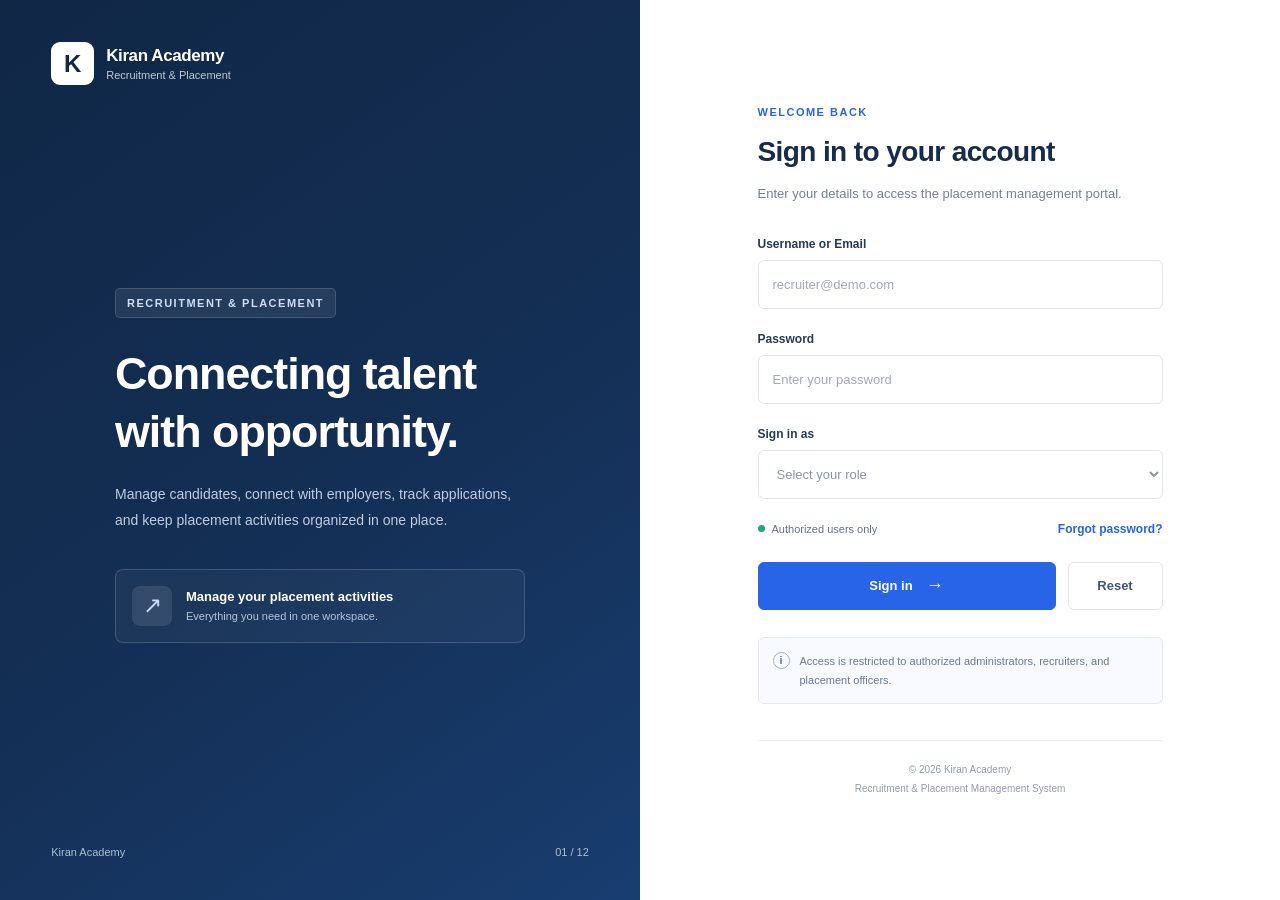
<file: RPMS/index.html>
<!DOCTYPE html>
<html lang="en">
<head>
    <meta charset="UTF-8">
    <meta http-equiv="refresh" content="0; url=login.html">
    <title>Recruitment & Placement Management</title>
</head>
<body>
    <p>
        Opening the login page...
        <a href="login.html">Click here if it doesn't open.</a>
    </p>
</body>
</html>
</file>
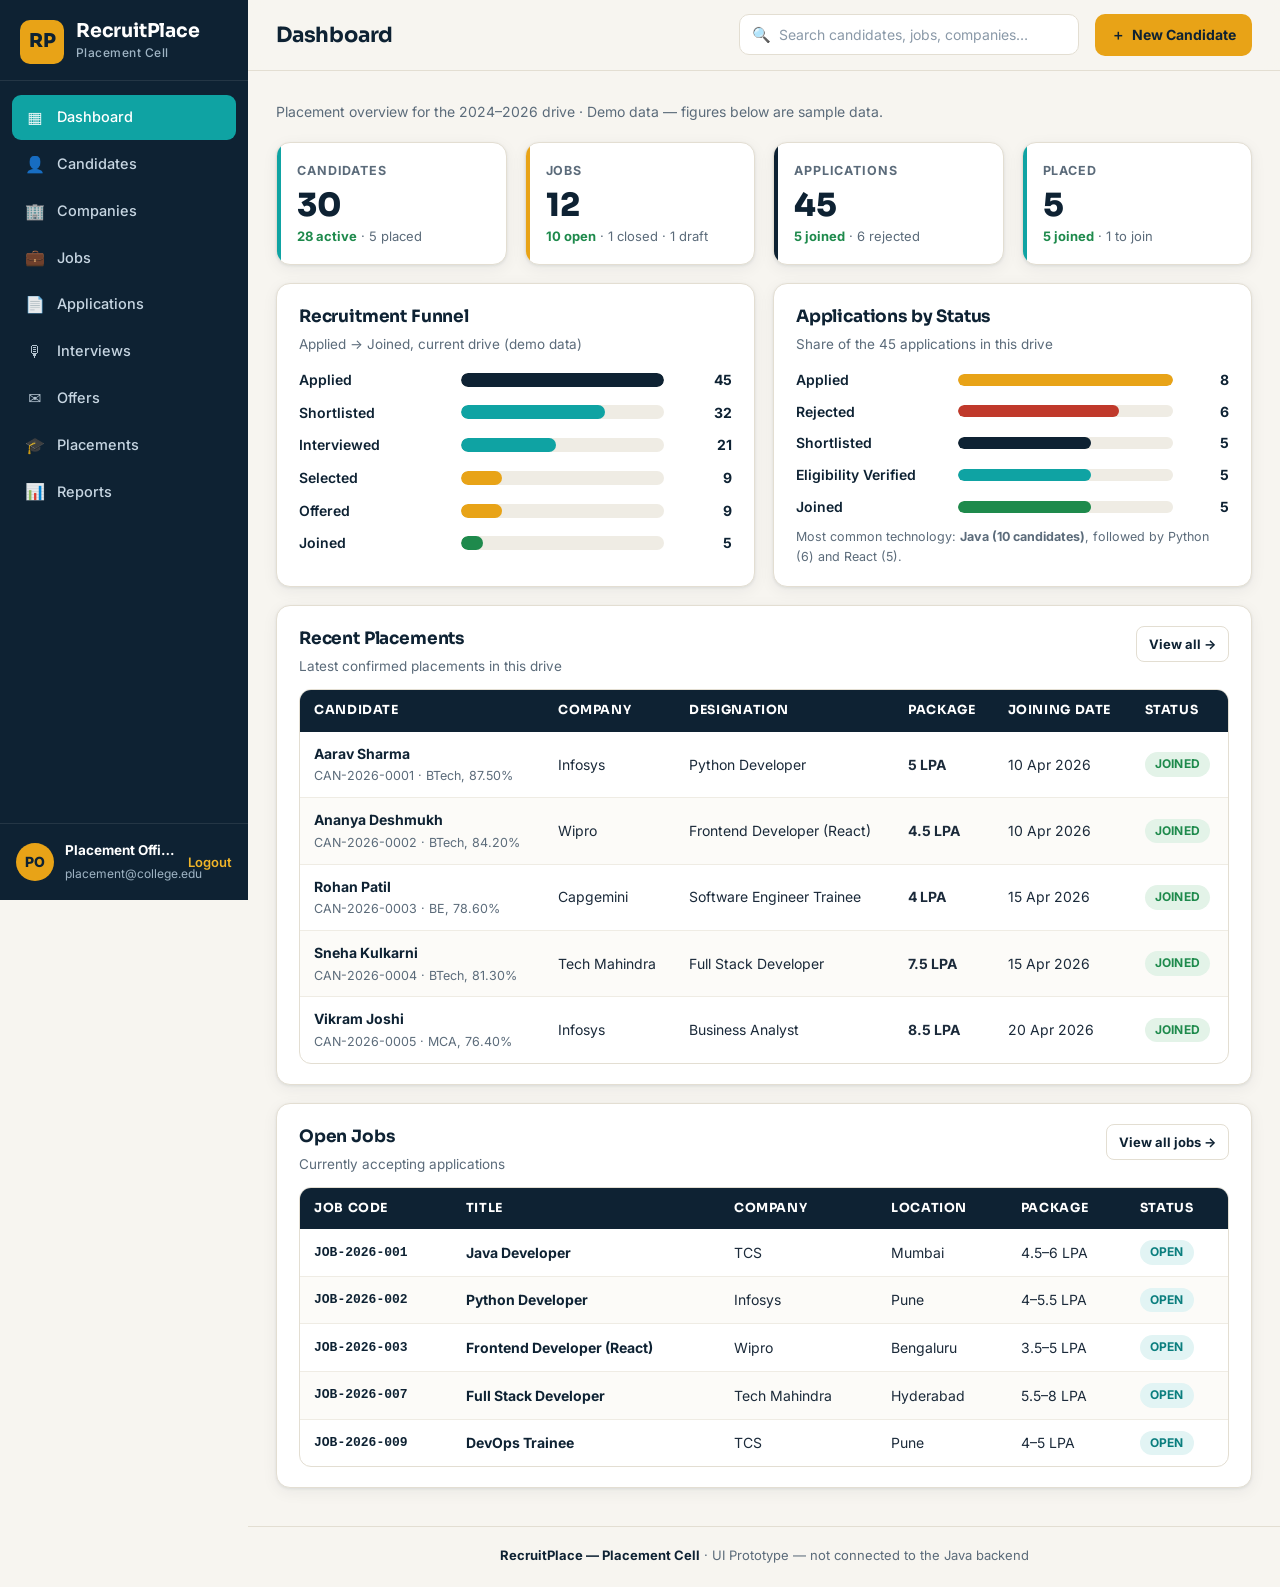
<file: 16 Nov/prototype/index.html>
<!DOCTYPE html>
<html lang="en">
<head>
<meta charset="UTF-8">
<meta name="viewport" content="width=device-width, initial-scale=1.0">
<title>Dashboard — RecruitPlace | Placement Cell</title>
<link rel="preconnect" href="https://fonts.googleapis.com">
<link rel="preconnect" href="https://fonts.gstatic.com" crossorigin>
<link href="https://fonts.googleapis.com/css2?family=Inter:wght@400;500;600;700&family=Sora:wght@600;700;800&display=swap" rel="stylesheet">
<link rel="stylesheet" href="css/style.css">
</head>
<body>
<div class="sidebar-backdrop hidden" id="sidebar-backdrop"></div>
<aside class="sidebar" id="sidebar">
  <div class="brand"><div class="logo-mark">RP</div><div><h1>RecruitPlace</h1><small>Placement Cell</small></div></div>
  <nav class="nav">
    <a href="index.html" data-page="index.html"><span class="ico">▦</span> Dashboard</a>
    <a href="candidates.html" data-page="candidates.html"><span class="ico">👤</span> Candidates</a>
    <a href="companies.html" data-page="companies.html"><span class="ico">🏢</span> Companies</a>
    <a href="jobs.html" data-page="jobs.html"><span class="ico">💼</span> Jobs</a>
    <a href="applications.html" data-page="applications.html"><span class="ico">📄</span> Applications</a>
    <a href="interviews.html" data-page="interviews.html"><span class="ico">🎙</span> Interviews</a>
    <a href="offers.html" data-page="offers.html"><span class="ico">✉</span> Offers</a>
    <a href="placements.html" data-page="placements.html"><span class="ico">🎓</span> Placements</a>
    <a href="reports.html" data-page="reports.html"><span class="ico">📊</span> Reports</a>
  </nav>
  <div class="sidebar-user"><div class="avatar">PO</div><div class="who"><strong>Placement Officer</strong><span>placement@college.edu</span></div><a class="logout" href="login.html">Logout</a></div>
</aside>

<div class="main">
  <header class="topbar">
    <button class="hamburger" id="hamburger" aria-label="Open menu">☰</button>
    <h2>Dashboard</h2>
    <div class="spacer"></div>
    <label class="search"><span aria-hidden="true">🔍</span><input type="search" placeholder="Search candidates, jobs, companies…" data-filter aria-label="Search this page"></label>
    <a class="btn btn-amber" href="candidates.html"><span>＋</span> <span class="btn-label">New Candidate</span></a>
  </header>

  <main class="content">
    <p class="page-sub">Placement overview for the 2024–2026 drive · Demo data — figures below are sample data.</p>

    <div class="grid grid-4">
      <div class="stat"><div class="label">Candidates</div><div class="num">30</div><div class="sub"><b>28 active</b> · 5 placed</div></div>
      <div class="stat amber"><div class="label">Jobs</div><div class="num">12</div><div class="sub"><b>10 open</b> · 1 closed · 1 draft</div></div>
      <div class="stat navy"><div class="label">Applications</div><div class="num">45</div><div class="sub"><b>5 joined</b> · 6 rejected</div></div>
      <div class="stat"><div class="label">Placed</div><div class="num">5</div><div class="sub"><b>5 joined</b> · 1 to join</div></div>
    </div>

    <div class="grid grid-2" style="margin-top:18px">
      <section class="card">
        <h3>Recruitment Funnel</h3>
        <p class="hint">Applied → Joined, current drive (demo data)</p>
        <div class="funnel-row"><span class="fname">Applied</span><div class="funnel-track"><div class="funnel-fill navy" style="width:100%"></div></div><span class="funnel-num">45</span></div>
        <div class="funnel-row"><span class="fname">Shortlisted</span><div class="funnel-track"><div class="funnel-fill" style="width:71%"></div></div><span class="funnel-num">32</span></div>
        <div class="funnel-row"><span class="fname">Interviewed</span><div class="funnel-track"><div class="funnel-fill" style="width:47%"></div></div><span class="funnel-num">21</span></div>
        <div class="funnel-row"><span class="fname">Selected</span><div class="funnel-track"><div class="funnel-fill amber" style="width:20%"></div></div><span class="funnel-num">9</span></div>
        <div class="funnel-row"><span class="fname">Offered</span><div class="funnel-track"><div class="funnel-fill amber" style="width:20%"></div></div><span class="funnel-num">9</span></div>
        <div class="funnel-row"><span class="fname">Joined</span><div class="funnel-track"><div class="funnel-fill green" style="width:11%"></div></div><span class="funnel-num">5</span></div>
      </section>

      <section class="card">
        <h3>Applications by Status</h3>
        <p class="hint">Share of the 45 applications in this drive</p>
        <div class="bar-row"><span class="bname">Applied</span><div class="bar-track"><div class="bar-fill" style="width:100%;background:#E8A317"></div></div><span class="funnel-num">8</span></div>
        <div class="bar-row"><span class="bname">Rejected</span><div class="bar-track"><div class="bar-fill" style="width:75%;background:#C0392B"></div></div><span class="funnel-num">6</span></div>
        <div class="bar-row"><span class="bname">Shortlisted</span><div class="bar-track"><div class="bar-fill" style="width:62%;background:#0E2233"></div></div><span class="funnel-num">5</span></div>
        <div class="bar-row"><span class="bname">Eligibility Verified</span><div class="bar-track"><div class="bar-fill" style="width:62%;background:#0FA3A3"></div></div><span class="funnel-num">5</span></div>
        <div class="bar-row"><span class="bname">Joined</span><div class="bar-track"><div class="bar-fill" style="width:62%;background:#1E8A4C"></div></div><span class="funnel-num">5</span></div>
        <p class="sub" style="margin-top:10px">Most common technology: <strong>Java (10 candidates)</strong>, followed by Python (6) and React (5).</p>
      </section>
    </div>

    <section class="card">
      <div class="card-head"><div><h3>Recent Placements</h3><p class="hint" style="margin:4px 0 0">Latest confirmed placements in this drive</p></div><a class="btn btn-ghost btn-sm" href="placements.html">View all →</a></div>
      <div class="table-wrap"><table>
        <thead><tr><th>Candidate</th><th>Company</th><th>Designation</th><th>Package</th><th>Joining Date</th><th>Status</th></tr></thead>
        <tbody>
          <tr><td><strong class="name">Aarav Sharma</strong><br><span class="sub">CAN-2026-0001 · BTech, 87.50%</span></td><td>Infosys</td><td>Python Developer</td><td><strong>5 LPA</strong></td><td>10 Apr 2026</td><td><span class="pill pill-green">JOINED</span></td></tr>
          <tr><td><strong class="name">Ananya Deshmukh</strong><br><span class="sub">CAN-2026-0002 · BTech, 84.20%</span></td><td>Wipro</td><td>Frontend Developer (React)</td><td><strong>4.5 LPA</strong></td><td>10 Apr 2026</td><td><span class="pill pill-green">JOINED</span></td></tr>
          <tr><td><strong class="name">Rohan Patil</strong><br><span class="sub">CAN-2026-0003 · BE, 78.60%</span></td><td>Capgemini</td><td>Software Engineer Trainee</td><td><strong>4 LPA</strong></td><td>15 Apr 2026</td><td><span class="pill pill-green">JOINED</span></td></tr>
          <tr><td><strong class="name">Sneha Kulkarni</strong><br><span class="sub">CAN-2026-0004 · BTech, 81.30%</span></td><td>Tech Mahindra</td><td>Full Stack Developer</td><td><strong>7.5 LPA</strong></td><td>15 Apr 2026</td><td><span class="pill pill-green">JOINED</span></td></tr>
          <tr><td><strong class="name">Vikram Joshi</strong><br><span class="sub">CAN-2026-0005 · MCA, 76.40%</span></td><td>Infosys</td><td>Business Analyst</td><td><strong>8.5 LPA</strong></td><td>20 Apr 2026</td><td><span class="pill pill-green">JOINED</span></td></tr>
        </tbody>
      </table></div>
    </section>

    <section class="card">
      <div class="card-head"><div><h3>Open Jobs</h3><p class="hint" style="margin:4px 0 0">Currently accepting applications</p></div><a class="btn btn-ghost btn-sm" href="jobs.html">View all jobs →</a></div>
      <div class="table-wrap"><table>
        <thead><tr><th>Job Code</th><th>Title</th><th>Company</th><th>Location</th><th>Package</th><th>Status</th></tr></thead>
        <tbody>
          <tr><td class="mono">JOB-2026-001</td><td><strong class="name">Java Developer</strong></td><td>TCS</td><td>Mumbai</td><td>4.5–6 LPA</td><td><span class="pill pill-teal">OPEN</span></td></tr>
          <tr><td class="mono">JOB-2026-002</td><td><strong class="name">Python Developer</strong></td><td>Infosys</td><td>Pune</td><td>4–5.5 LPA</td><td><span class="pill pill-teal">OPEN</span></td></tr>
          <tr><td class="mono">JOB-2026-003</td><td><strong class="name">Frontend Developer (React)</strong></td><td>Wipro</td><td>Bengaluru</td><td>3.5–5 LPA</td><td><span class="pill pill-teal">OPEN</span></td></tr>
          <tr><td class="mono">JOB-2026-007</td><td><strong class="name">Full Stack Developer</strong></td><td>Tech Mahindra</td><td>Hyderabad</td><td>5.5–8 LPA</td><td><span class="pill pill-teal">OPEN</span></td></tr>
          <tr><td class="mono">JOB-2026-009</td><td><strong class="name">DevOps Trainee</strong></td><td>TCS</td><td>Pune</td><td>4–5 LPA</td><td><span class="pill pill-teal">OPEN</span></td></tr>
        </tbody>
      </table></div>
    </section>
  </main>
  <footer class="footer"><strong>RecruitPlace — Placement Cell</strong> · UI Prototype — not connected to the Java backend</footer>
</div>
<div class="toast" id="toast" role="status"></div>
<script src="js/app.js"></script>
</body>
</html>
</file>
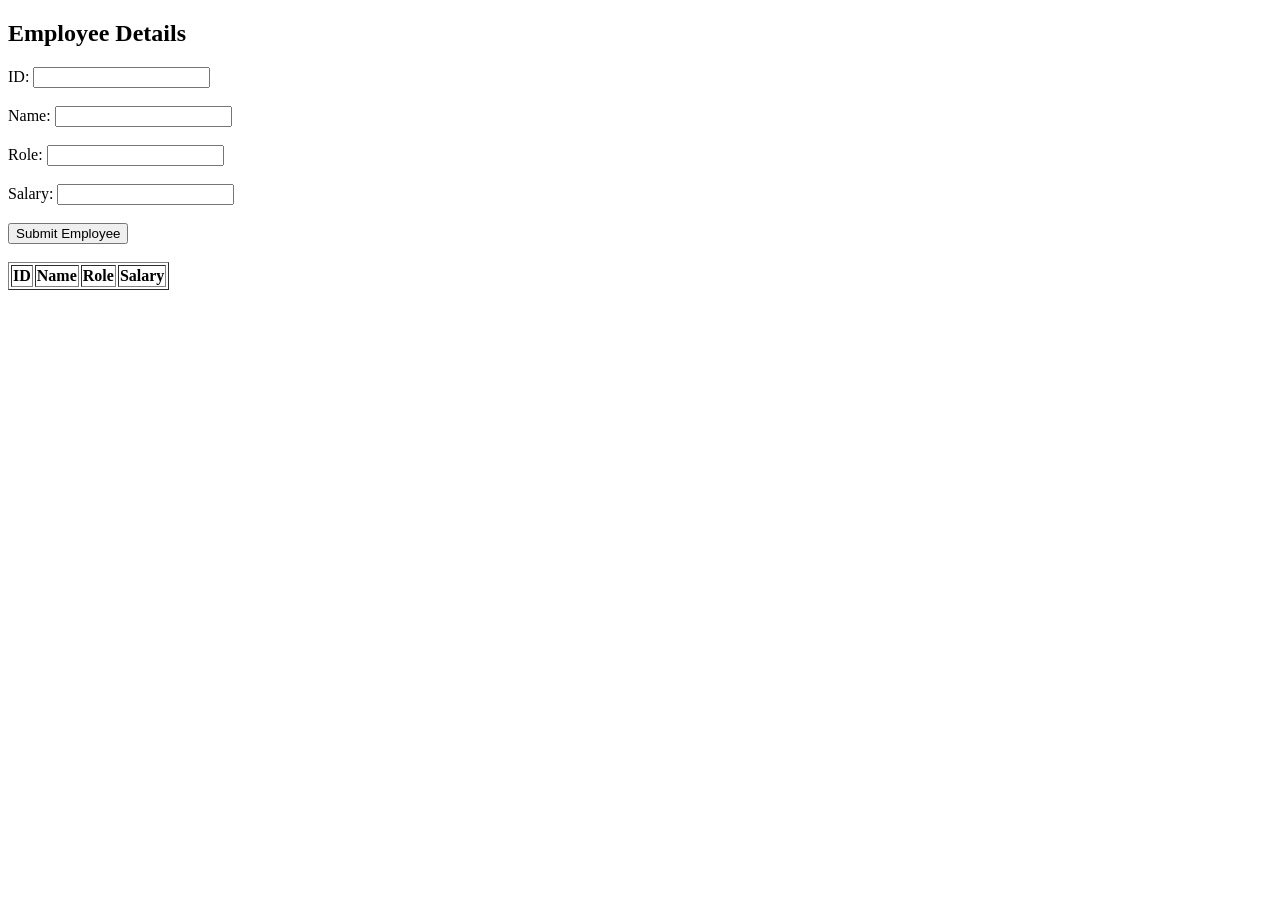
<file: 9 oct/task1.html>
<!DOCTYPE html>
<html>
<body>

<h2>Employee Details</h2>

ID: <input type="number" id="id"><br><br>
Name: <input type="text" id="name"><br><br>
Role: <input type="text" id="role"><br><br>
Salary: <input type="number" id="salary"><br><br>

<button onclick="addEmployee()">Submit Employee</button>

<br><br>

<table border="1">
    <tr>
        <th>ID</th>
        <th>Name</th>
        <th>Role</th>
        <th>Salary</th>
    </tr>
    <tbody id="table"></tbody>
</table>

<script>
function addEmployee() {
    var id = document.getElementById("id").value;
    var name = document.getElementById("name").value;
    var role = document.getElementById("role").value;
    var salary = document.getElementById("salary").value;

    document.getElementById("table").innerHTML +=
        "<tr><td>" + id + "</td><td>" + name +
        "</td><td>" + role + "</td><td>" + salary +
        "</td></tr>";
}
</script>

</body>
</html>
</file>
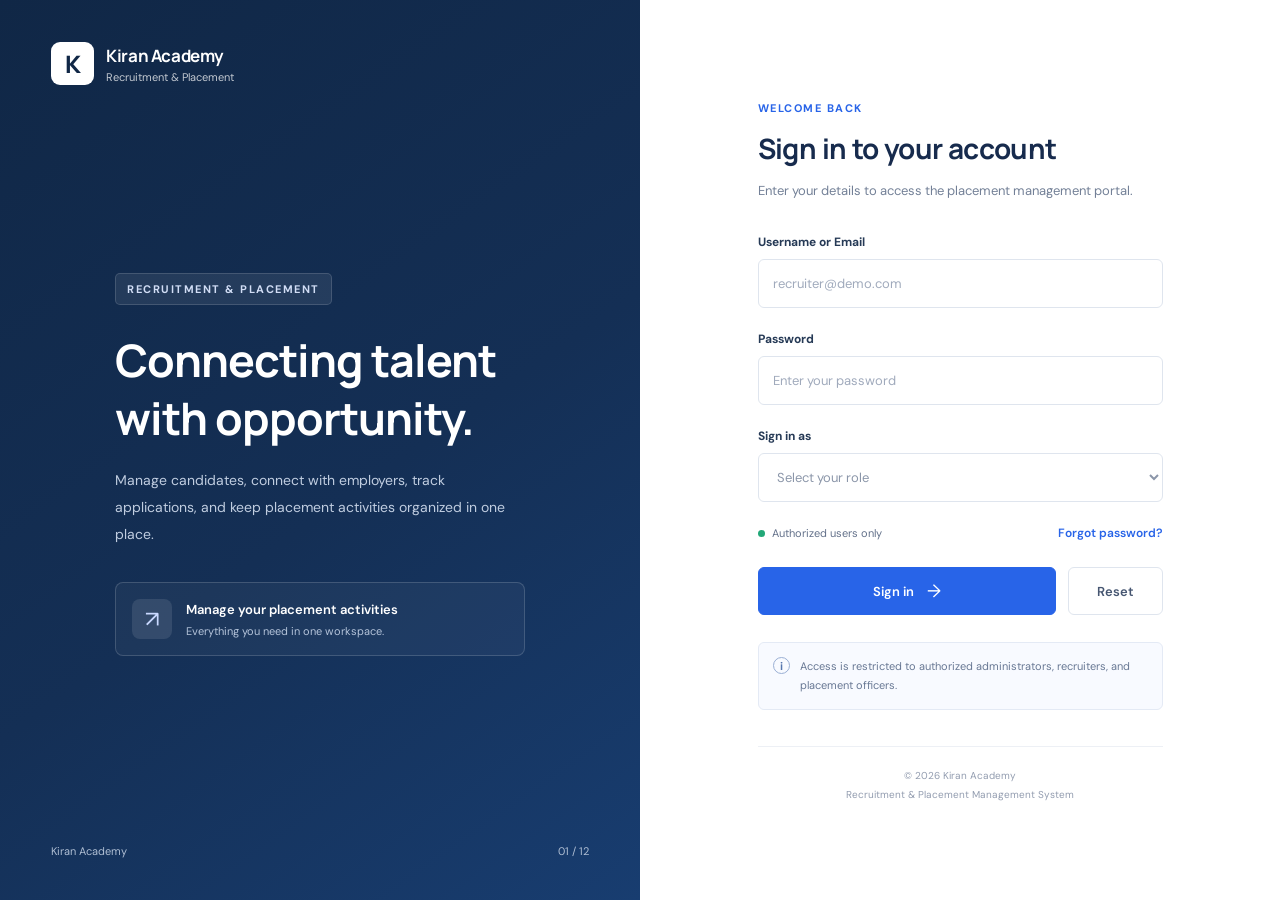
<file: RPMS/login.html>
<!DOCTYPE html>
<html lang="en">
<head>
    <meta charset="UTF-8">
    <meta name="viewport" content="width=device-width, initial-scale=1.0">
    <title>Login | Recruitment & Placement Management</title>
    <link rel="stylesheet" href="css/style.css">
</head>
<body>

    <main class="login-page">

        <section class="login-visual">

            <div class="brand">
                <div class="brand-icon">K</div>
                <div>
                    <h2>Kiran Academy</h2>
                    <p>Recruitment & Placement</p>
                </div>
            </div>

            <div class="visual-content">
                <span class="eyebrow">RECRUITMENT & PLACEMENT</span>

                <h1>Connecting talent<br>with opportunity.</h1>

                <p class="visual-description">
                    Manage candidates, connect with employers,
                    track applications, and keep placement
                    activities organized in one place.
                </p>

                <div class="visual-card">
                    <div class="visual-card-icon">↗</div>
                    <div>
                        <h3>Manage your placement activities</h3>
                        <p>Everything you need in one workspace.</p>
                    </div>
                </div>
            </div>

            <div class="visual-footer">
                <span>Kiran Academy</span>
                <span>01 / 12</span>
            </div>

        </section>

        <section class="login-section">

            <div class="login-container">

                <div class="mobile-brand">
                    <div class="brand-icon">K</div>
                    <div>
                        <h2>Kiran Academy</h2>
                        <p>Recruitment & Placement</p>
                    </div>
                </div>

                <div class="login-heading">
                    <span class="welcome-label">WELCOME BACK</span>

                    <h1>Sign in to your account</h1>

                    <p>
                        Enter your details to access the placement
                        management portal.
                    </p>
                </div>

                <form action="dashboard.html" method="get">

                    <div class="form-group">
                        <label for="username">Username or Email</label>

                        <input
                            type="text"
                            id="username"
                            name="username"
                            placeholder="recruiter@demo.com"
                            autocomplete="username"
                            required
                        >
                    </div>

                    <div class="form-group">
                        <label for="password">Password</label>

                        <input
                            type="password"
                            id="password"
                            name="password"
                            placeholder="Enter your password"
                            autocomplete="current-password"
                            required
                        >
                    </div>

                    <div class="form-group">
                        <label for="role">Sign in as</label>

                        <select id="role" name="role" required>
                            <option value="" selected disabled>
                                Select your role
                            </option>
                            <option value="admin">Admin</option>
                            <option value="recruiter">Recruiter</option>
                            <option value="placement-officer">
                                Placement Officer
                            </option>
                        </select>
                    </div>

                    <div class="form-options">

                        <span class="secure-label">
                            <span class="status-dot"></span>
                            Authorized users only
                        </span>

                        <a href="#forgot-password" class="forgot-link">
                            Forgot password?
                        </a>

                    </div>

                    <div class="button-group">

                        <button type="submit" class="btn-primary">
                            Sign in
                            <span class="button-arrow">→</span>
                        </button>

                        <button type="reset" class="btn-secondary">
                            Reset
                        </button>

                    </div>

                </form>

                <div class="login-note">
                    <span class="note-icon">i</span>

                    <p>
                        Access is restricted to authorized administrators,
                        recruiters, and placement officers.
                    </p>
                </div>

                <footer class="login-footer">
                    <p>© 2026 Kiran Academy</p>
                    <p>Recruitment & Placement Management System</p>
                </footer>

            </div>

        </section>

    </main>

</body>
</html>
</file>
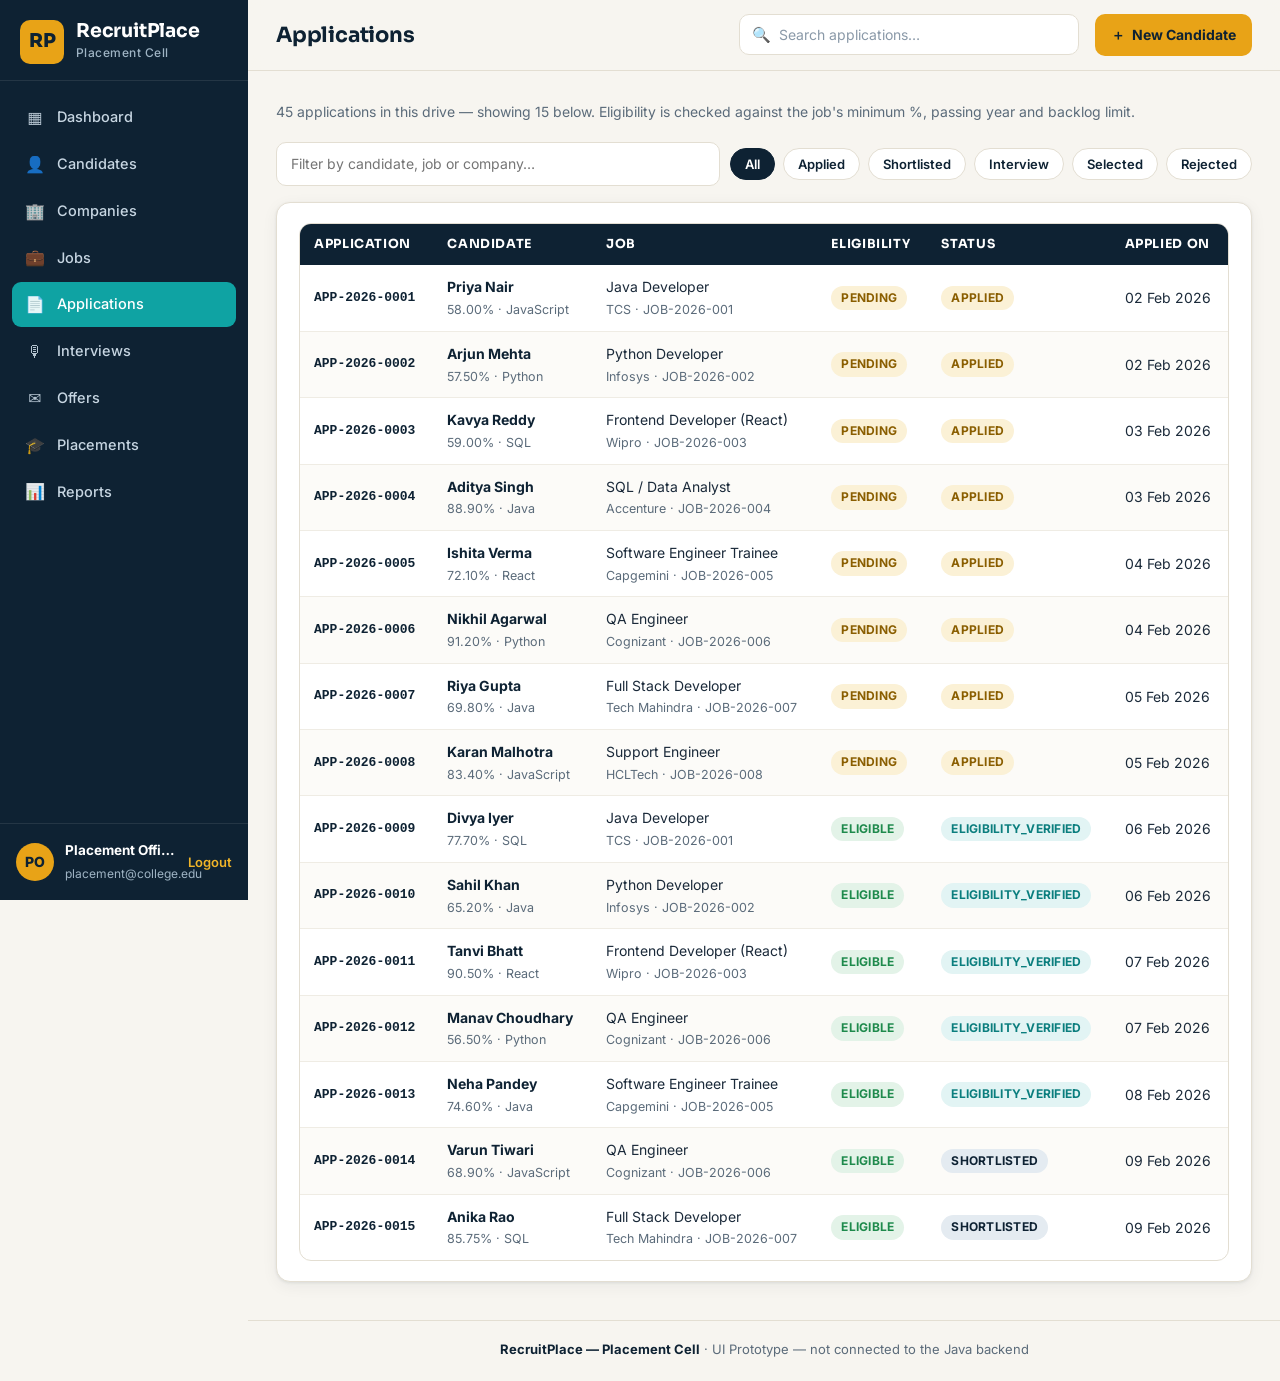
<file: 16 Nov/prototype/applications.html>
<!DOCTYPE html>
<html lang="en">
<head>
<meta charset="UTF-8">
<meta name="viewport" content="width=device-width, initial-scale=1.0">
<title>Applications — RecruitPlace</title>
<link rel="preconnect" href="https://fonts.googleapis.com">
<link rel="preconnect" href="https://fonts.gstatic.com" crossorigin>
<link href="https://fonts.googleapis.com/css2?family=Inter:wght@400;500;600;700&family=Sora:wght@600;700;800&display=swap" rel="stylesheet">
<link rel="stylesheet" href="css/style.css">
</head>
<body>
<div class="sidebar-backdrop hidden" id="sidebar-backdrop"></div>
<aside class="sidebar" id="sidebar">
  <div class="brand"><div class="logo-mark">RP</div><div><h1>RecruitPlace</h1><small>Placement Cell</small></div></div>
  <nav class="nav">
    <a href="index.html" data-page="index.html"><span class="ico">▦</span> Dashboard</a>
    <a href="candidates.html" data-page="candidates.html"><span class="ico">👤</span> Candidates</a>
    <a href="companies.html" data-page="companies.html"><span class="ico">🏢</span> Companies</a>
    <a href="jobs.html" data-page="jobs.html"><span class="ico">💼</span> Jobs</a>
    <a href="applications.html" data-page="applications.html"><span class="ico">📄</span> Applications</a>
    <a href="interviews.html" data-page="interviews.html"><span class="ico">🎙</span> Interviews</a>
    <a href="offers.html" data-page="offers.html"><span class="ico">✉</span> Offers</a>
    <a href="placements.html" data-page="placements.html"><span class="ico">🎓</span> Placements</a>
    <a href="reports.html" data-page="reports.html"><span class="ico">📊</span> Reports</a>
  </nav>
  <div class="sidebar-user"><div class="avatar">PO</div><div class="who"><strong>Placement Officer</strong><span>placement@college.edu</span></div><a class="logout" href="login.html">Logout</a></div>
</aside>
<div class="main">
  <header class="topbar">
    <button class="hamburger" id="hamburger" aria-label="Open menu">☰</button>
    <h2>Applications</h2><div class="spacer"></div>
    <label class="search"><span aria-hidden="true">🔍</span><input type="search" placeholder="Search applications…" data-filter aria-label="Search applications"></label>
    <a class="btn btn-amber" href="candidates.html"><span>＋</span> <span class="btn-label">New Candidate</span></a>
  </header>
  <main class="content">
    <p class="page-sub">45 applications in this drive — showing 15 below. Eligibility is checked against the job's minimum %, passing year and backlog limit.</p>
    <div class="toolbar">
      <input class="filter-input" type="search" placeholder="Filter by candidate, job or company…" data-filter data-filter-target="#apps-table tbody" aria-label="Filter applications">
      <div class="chips" data-chip-group data-chip-target="#apps-table tbody">
        <button type="button" class="chip active" data-filter-value="all">All</button>
        <button type="button" class="chip" data-filter-value="applied">Applied</button>
        <button type="button" class="chip" data-filter-value="shortlisted">Shortlisted</button>
        <button type="button" class="chip" data-filter-value="interview">Interview</button>
        <button type="button" class="chip" data-filter-value="selected">Selected</button>
        <button type="button" class="chip" data-filter-value="rejected">Rejected</button>
      </div>
    </div>
    <section class="card">
      <div class="table-wrap"><table id="apps-table">
        <thead><tr><th>Application</th><th>Candidate</th><th>Job</th><th>Eligibility</th><th>Status</th><th>Applied On</th></tr></thead>
        <tbody>
          <tr><td class="mono">APP-2026-0001</td><td><strong class="name">Priya Nair</strong><br><span class="sub">58.00% · JavaScript</span></td><td>Java Developer<br><span class="sub">TCS · JOB-2026-001</span></td><td><span class="pill pill-amber">PENDING</span></td><td><span class="pill pill-amber">APPLIED</span></td><td>02 Feb 2026</td></tr>
          <tr><td class="mono">APP-2026-0002</td><td><strong class="name">Arjun Mehta</strong><br><span class="sub">57.50% · Python</span></td><td>Python Developer<br><span class="sub">Infosys · JOB-2026-002</span></td><td><span class="pill pill-amber">PENDING</span></td><td><span class="pill pill-amber">APPLIED</span></td><td>02 Feb 2026</td></tr>
          <tr><td class="mono">APP-2026-0003</td><td><strong class="name">Kavya Reddy</strong><br><span class="sub">59.00% · SQL</span></td><td>Frontend Developer (React)<br><span class="sub">Wipro · JOB-2026-003</span></td><td><span class="pill pill-amber">PENDING</span></td><td><span class="pill pill-amber">APPLIED</span></td><td>03 Feb 2026</td></tr>
          <tr><td class="mono">APP-2026-0004</td><td><strong class="name">Aditya Singh</strong><br><span class="sub">88.90% · Java</span></td><td>SQL / Data Analyst<br><span class="sub">Accenture · JOB-2026-004</span></td><td><span class="pill pill-amber">PENDING</span></td><td><span class="pill pill-amber">APPLIED</span></td><td>03 Feb 2026</td></tr>
          <tr><td class="mono">APP-2026-0005</td><td><strong class="name">Ishita Verma</strong><br><span class="sub">72.10% · React</span></td><td>Software Engineer Trainee<br><span class="sub">Capgemini · JOB-2026-005</span></td><td><span class="pill pill-amber">PENDING</span></td><td><span class="pill pill-amber">APPLIED</span></td><td>04 Feb 2026</td></tr>
          <tr><td class="mono">APP-2026-0006</td><td><strong class="name">Nikhil Agarwal</strong><br><span class="sub">91.20% · Python</span></td><td>QA Engineer<br><span class="sub">Cognizant · JOB-2026-006</span></td><td><span class="pill pill-amber">PENDING</span></td><td><span class="pill pill-amber">APPLIED</span></td><td>04 Feb 2026</td></tr>
          <tr><td class="mono">APP-2026-0007</td><td><strong class="name">Riya Gupta</strong><br><span class="sub">69.80% · Java</span></td><td>Full Stack Developer<br><span class="sub">Tech Mahindra · JOB-2026-007</span></td><td><span class="pill pill-amber">PENDING</span></td><td><span class="pill pill-amber">APPLIED</span></td><td>05 Feb 2026</td></tr>
          <tr><td class="mono">APP-2026-0008</td><td><strong class="name">Karan Malhotra</strong><br><span class="sub">83.40% · JavaScript</span></td><td>Support Engineer<br><span class="sub">HCLTech · JOB-2026-008</span></td><td><span class="pill pill-amber">PENDING</span></td><td><span class="pill pill-amber">APPLIED</span></td><td>05 Feb 2026</td></tr>
          <tr><td class="mono">APP-2026-0009</td><td><strong class="name">Divya Iyer</strong><br><span class="sub">77.70% · SQL</span></td><td>Java Developer<br><span class="sub">TCS · JOB-2026-001</span></td><td><span class="pill pill-green">ELIGIBLE</span></td><td><span class="pill pill-teal">ELIGIBILITY_VERIFIED</span></td><td>06 Feb 2026</td></tr>
          <tr><td class="mono">APP-2026-0010</td><td><strong class="name">Sahil Khan</strong><br><span class="sub">65.20% · Java</span></td><td>Python Developer<br><span class="sub">Infosys · JOB-2026-002</span></td><td><span class="pill pill-green">ELIGIBLE</span></td><td><span class="pill pill-teal">ELIGIBILITY_VERIFIED</span></td><td>06 Feb 2026</td></tr>
          <tr><td class="mono">APP-2026-0011</td><td><strong class="name">Tanvi Bhatt</strong><br><span class="sub">90.50% · React</span></td><td>Frontend Developer (React)<br><span class="sub">Wipro · JOB-2026-003</span></td><td><span class="pill pill-green">ELIGIBLE</span></td><td><span class="pill pill-teal">ELIGIBILITY_VERIFIED</span></td><td>07 Feb 2026</td></tr>
          <tr><td class="mono">APP-2026-0012</td><td><strong class="name">Manav Choudhary</strong><br><span class="sub">56.50% · Python</span></td><td>QA Engineer<br><span class="sub">Cognizant · JOB-2026-006</span></td><td><span class="pill pill-green">ELIGIBLE</span></td><td><span class="pill pill-teal">ELIGIBILITY_VERIFIED</span></td><td>07 Feb 2026</td></tr>
          <tr><td class="mono">APP-2026-0013</td><td><strong class="name">Neha Pandey</strong><br><span class="sub">74.60% · Java</span></td><td>Software Engineer Trainee<br><span class="sub">Capgemini · JOB-2026-005</span></td><td><span class="pill pill-green">ELIGIBLE</span></td><td><span class="pill pill-teal">ELIGIBILITY_VERIFIED</span></td><td>08 Feb 2026</td></tr>
          <tr><td class="mono">APP-2026-0014</td><td><strong class="name">Varun Tiwari</strong><br><span class="sub">68.90% · JavaScript</span></td><td>QA Engineer<br><span class="sub">Cognizant · JOB-2026-006</span></td><td><span class="pill pill-green">ELIGIBLE</span></td><td><span class="pill pill-navy">SHORTLISTED</span></td><td>09 Feb 2026</td></tr>
          <tr><td class="mono">APP-2026-0015</td><td><strong class="name">Anika Rao</strong><br><span class="sub">85.75% · SQL</span></td><td>Full Stack Developer<br><span class="sub">Tech Mahindra · JOB-2026-007</span></td><td><span class="pill pill-green">ELIGIBLE</span></td><td><span class="pill pill-navy">SHORTLISTED</span></td><td>09 Feb 2026</td></tr>
        </tbody>
      </table></div>
    </section>
  </main>
  <footer class="footer"><strong>RecruitPlace — Placement Cell</strong> · UI Prototype — not connected to the Java backend</footer>
</div>
<div class="toast" id="toast" role="status"></div>
<script src="js/app.js"></script>
</body>
</html>
</file>
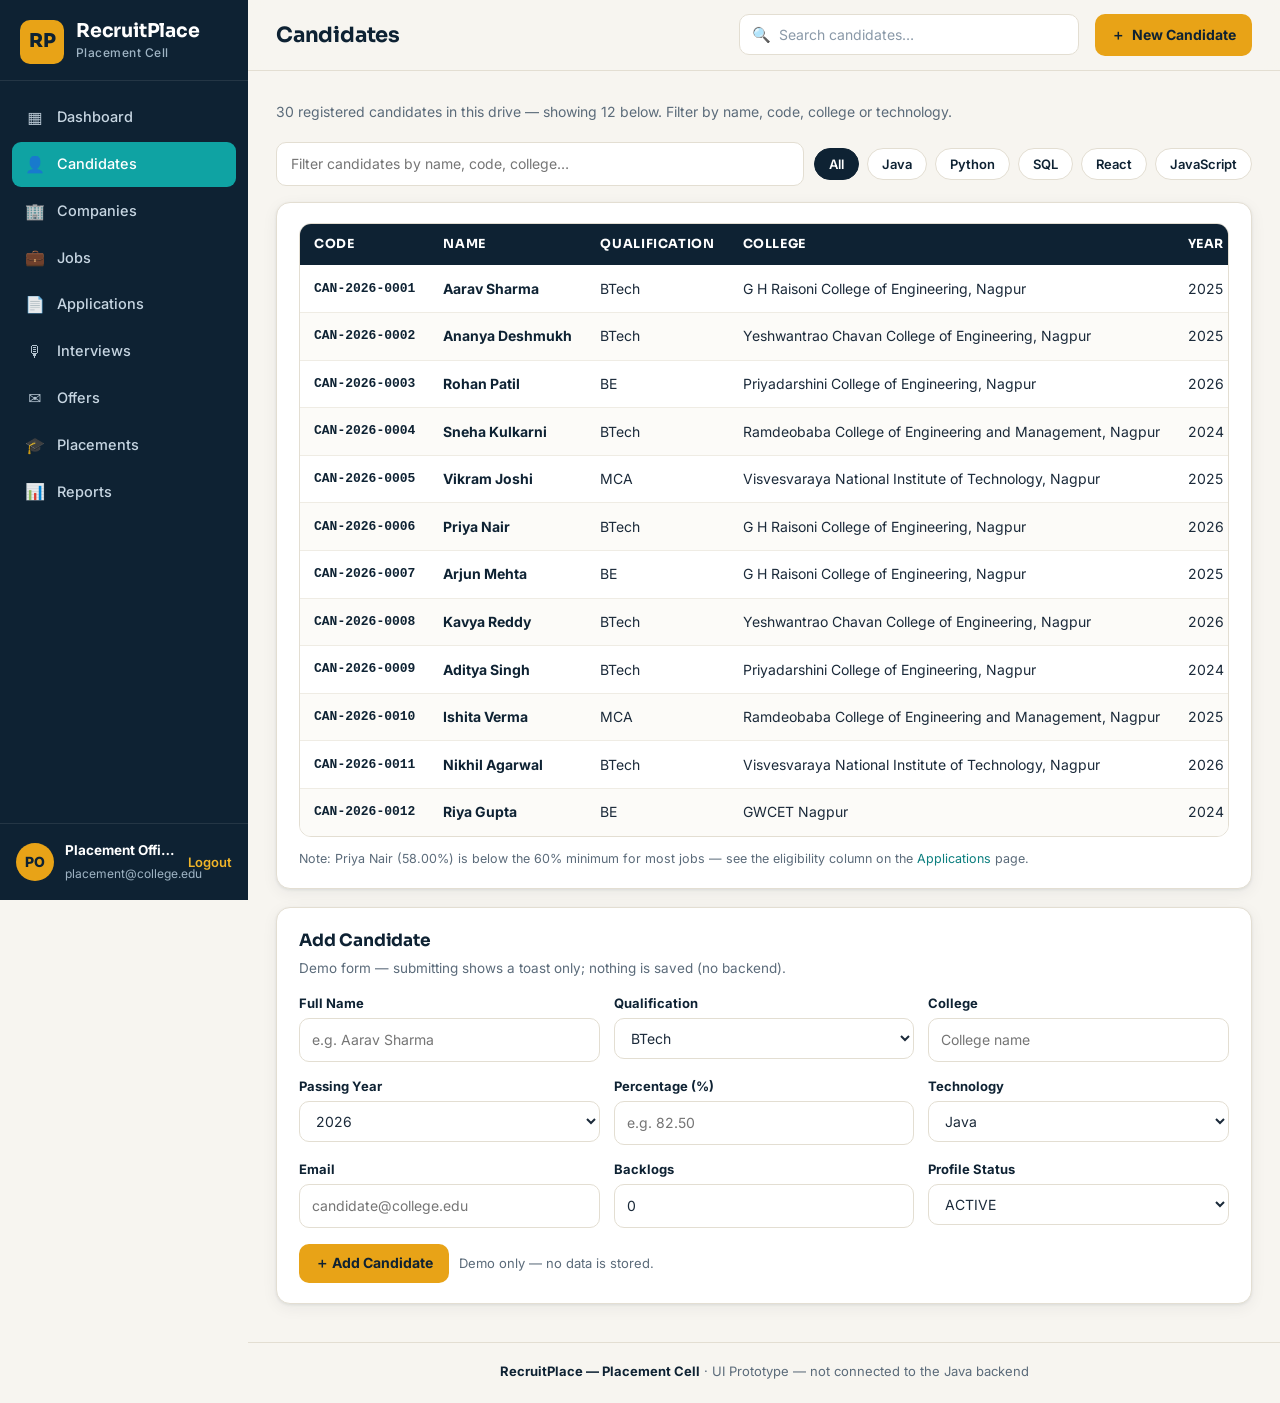
<file: 16 Nov/prototype/candidates.html>
<!DOCTYPE html>
<html lang="en">
<head>
<meta charset="UTF-8">
<meta name="viewport" content="width=device-width, initial-scale=1.0">
<title>Candidates — RecruitPlace</title>
<link rel="preconnect" href="https://fonts.googleapis.com">
<link rel="preconnect" href="https://fonts.gstatic.com" crossorigin>
<link href="https://fonts.googleapis.com/css2?family=Inter:wght@400;500;600;700&family=Sora:wght@600;700;800&display=swap" rel="stylesheet">
<link rel="stylesheet" href="css/style.css">
</head>
<body>
<div class="sidebar-backdrop hidden" id="sidebar-backdrop"></div>
<aside class="sidebar" id="sidebar">
  <div class="brand"><div class="logo-mark">RP</div><div><h1>RecruitPlace</h1><small>Placement Cell</small></div></div>
  <nav class="nav">
    <a href="index.html" data-page="index.html"><span class="ico">▦</span> Dashboard</a>
    <a href="candidates.html" data-page="candidates.html"><span class="ico">👤</span> Candidates</a>
    <a href="companies.html" data-page="companies.html"><span class="ico">🏢</span> Companies</a>
    <a href="jobs.html" data-page="jobs.html"><span class="ico">💼</span> Jobs</a>
    <a href="applications.html" data-page="applications.html"><span class="ico">📄</span> Applications</a>
    <a href="interviews.html" data-page="interviews.html"><span class="ico">🎙</span> Interviews</a>
    <a href="offers.html" data-page="offers.html"><span class="ico">✉</span> Offers</a>
    <a href="placements.html" data-page="placements.html"><span class="ico">🎓</span> Placements</a>
    <a href="reports.html" data-page="reports.html"><span class="ico">📊</span> Reports</a>
  </nav>
  <div class="sidebar-user"><div class="avatar">PO</div><div class="who"><strong>Placement Officer</strong><span>placement@college.edu</span></div><a class="logout" href="login.html">Logout</a></div>
</aside>
<div class="main">
  <header class="topbar">
    <button class="hamburger" id="hamburger" aria-label="Open menu">☰</button>
    <h2>Candidates</h2><div class="spacer"></div>
    <label class="search"><span aria-hidden="true">🔍</span><input type="search" placeholder="Search candidates…" data-filter aria-label="Search candidates"></label>
    <a class="btn btn-amber" href="#add-candidate"><span>＋</span> <span class="btn-label">New Candidate</span></a>
  </header>
  <main class="content">
    <p class="page-sub">30 registered candidates in this drive — showing 12 below. Filter by name, code, college or technology.</p>
    <div class="toolbar">
      <input class="filter-input" type="search" placeholder="Filter candidates by name, code, college…" data-filter data-filter-target="#candidates-table tbody" aria-label="Filter candidates">
      <div class="chips" data-chip-group data-chip-target="#candidates-table tbody">
        <button type="button" class="chip active" data-filter-value="all">All</button>
        <button type="button" class="chip" data-filter-value="java">Java</button>
        <button type="button" class="chip" data-filter-value="python">Python</button>
        <button type="button" class="chip" data-filter-value="sql">SQL</button>
        <button type="button" class="chip" data-filter-value="react">React</button>
        <button type="button" class="chip" data-filter-value="javascript">JavaScript</button>
      </div>
    </div>
    <section class="card">
      <div class="table-wrap"><table id="candidates-table">
        <thead><tr><th>Code</th><th>Name</th><th>Qualification</th><th>College</th><th>Year</th><th>%</th><th>Technology</th><th>Profile Status</th><th>Placement Status</th></tr></thead>
        <tbody>
          <tr><td class="mono">CAN-2026-0001</td><td><strong class="name">Aarav Sharma</strong></td><td>BTech</td><td>G H Raisoni College of Engineering, Nagpur</td><td>2025</td><td>87.50%</td><td>Java</td><td><span class="pill pill-teal">ACTIVE</span></td><td><span class="pill pill-green">PLACED</span></td></tr>
          <tr><td class="mono">CAN-2026-0002</td><td><strong class="name">Ananya Deshmukh</strong></td><td>BTech</td><td>Yeshwantrao Chavan College of Engineering, Nagpur</td><td>2025</td><td>84.20%</td><td>Python</td><td><span class="pill pill-teal">ACTIVE</span></td><td><span class="pill pill-green">PLACED</span></td></tr>
          <tr><td class="mono">CAN-2026-0003</td><td><strong class="name">Rohan Patil</strong></td><td>BE</td><td>Priyadarshini College of Engineering, Nagpur</td><td>2026</td><td>78.60%</td><td>React</td><td><span class="pill pill-teal">ACTIVE</span></td><td><span class="pill pill-green">PLACED</span></td></tr>
          <tr><td class="mono">CAN-2026-0004</td><td><strong class="name">Sneha Kulkarni</strong></td><td>BTech</td><td>Ramdeobaba College of Engineering and Management, Nagpur</td><td>2024</td><td>81.30%</td><td>SQL</td><td><span class="pill pill-teal">ACTIVE</span></td><td><span class="pill pill-green">PLACED</span></td></tr>
          <tr><td class="mono">CAN-2026-0005</td><td><strong class="name">Vikram Joshi</strong></td><td>MCA</td><td>Visvesvaraya National Institute of Technology, Nagpur</td><td>2025</td><td>76.40%</td><td>Java</td><td><span class="pill pill-teal">ACTIVE</span></td><td><span class="pill pill-green">PLACED</span></td></tr>
          <tr><td class="mono">CAN-2026-0006</td><td><strong class="name">Priya Nair</strong></td><td>BTech</td><td>G H Raisoni College of Engineering, Nagpur</td><td>2026</td><td>58.00%</td><td>JavaScript</td><td><span class="pill pill-teal">ACTIVE</span></td><td><span class="pill pill-amber">NOT_PLACED</span></td></tr>
          <tr><td class="mono">CAN-2026-0007</td><td><strong class="name">Arjun Mehta</strong></td><td>BE</td><td>G H Raisoni College of Engineering, Nagpur</td><td>2025</td><td>57.50%</td><td>Python</td><td><span class="pill pill-teal">ACTIVE</span></td><td><span class="pill pill-amber">NOT_PLACED</span></td></tr>
          <tr><td class="mono">CAN-2026-0008</td><td><strong class="name">Kavya Reddy</strong></td><td>BTech</td><td>Yeshwantrao Chavan College of Engineering, Nagpur</td><td>2026</td><td>59.00%</td><td>SQL</td><td><span class="pill pill-teal">ACTIVE</span></td><td><span class="pill pill-amber">NOT_PLACED</span></td></tr>
          <tr><td class="mono">CAN-2026-0009</td><td><strong class="name">Aditya Singh</strong></td><td>BTech</td><td>Priyadarshini College of Engineering, Nagpur</td><td>2024</td><td>88.90%</td><td>Java</td><td><span class="pill pill-teal">ACTIVE</span></td><td><span class="pill pill-amber">NOT_PLACED</span></td></tr>
          <tr><td class="mono">CAN-2026-0010</td><td><strong class="name">Ishita Verma</strong></td><td>MCA</td><td>Ramdeobaba College of Engineering and Management, Nagpur</td><td>2025</td><td>72.10%</td><td>React</td><td><span class="pill pill-teal">ACTIVE</span></td><td><span class="pill pill-amber">NOT_PLACED</span></td></tr>
          <tr><td class="mono">CAN-2026-0011</td><td><strong class="name">Nikhil Agarwal</strong></td><td>BTech</td><td>Visvesvaraya National Institute of Technology, Nagpur</td><td>2026</td><td>91.20%</td><td>Python</td><td><span class="pill pill-teal">ACTIVE</span></td><td><span class="pill pill-amber">NOT_PLACED</span></td></tr>
          <tr><td class="mono">CAN-2026-0012</td><td><strong class="name">Riya Gupta</strong></td><td>BE</td><td>GWCET Nagpur</td><td>2024</td><td>69.80%</td><td>Java</td><td><span class="pill pill-teal">ACTIVE</span></td><td><span class="pill pill-amber">NOT_PLACED</span></td></tr>
        </tbody>
      </table></div>
      <p class="sub" style="margin-top:12px">Note: Priya Nair (58.00%) is below the 60% minimum for most jobs — see the eligibility column on the <a href="applications.html">Applications</a> page.</p>
    </section>

    <section class="card" id="add-candidate">
      <h3>Add Candidate</h3>
      <p class="hint">Demo form — submitting shows a toast only; nothing is saved (no backend).</p>
      <form data-demo-form data-toast="Candidate added (demo only — not saved).">
        <div class="form-grid">
          <div class="field"><label for="c-name">Full Name</label><input id="c-name" type="text" placeholder="e.g. Aarav Sharma" required></div>
          <div class="field"><label for="c-qual">Qualification</label><select id="c-qual"><option>BTech</option><option>BE</option><option>MCA</option><option>MTech</option></select></div>
          <div class="field"><label for="c-college">College</label><input id="c-college" type="text" placeholder="College name" required></div>
          <div class="field"><label for="c-year">Passing Year</label><select id="c-year"><option>2026</option><option>2025</option><option>2024</option></select></div>
          <div class="field"><label for="c-pct">Percentage (%)</label><input id="c-pct" type="number" min="0" max="100" step="0.01" placeholder="e.g. 82.50"></div>
          <div class="field"><label for="c-tech">Technology</label><select id="c-tech"><option>Java</option><option>Python</option><option>SQL</option><option>React</option><option>JavaScript</option></select></div>
          <div class="field"><label for="c-email">Email</label><input id="c-email" type="email" placeholder="candidate@college.edu"></div>
          <div class="field"><label for="c-backlogs">Backlogs</label><input id="c-backlogs" type="number" min="0" value="0"></div>
          <div class="field"><label for="c-status">Profile Status</label><select id="c-status"><option>ACTIVE</option><option>INACTIVE</option></select></div>
        </div>
        <div class="form-actions"><button class="btn btn-amber" type="submit">＋ Add Candidate</button><span class="form-note">Demo only — no data is stored.</span></div>
      </form>
    </section>
  </main>
  <footer class="footer"><strong>RecruitPlace — Placement Cell</strong> · UI Prototype — not connected to the Java backend</footer>
</div>
<div class="toast" id="toast" role="status"></div>
<script src="js/app.js"></script>
</body>
</html>
</file>
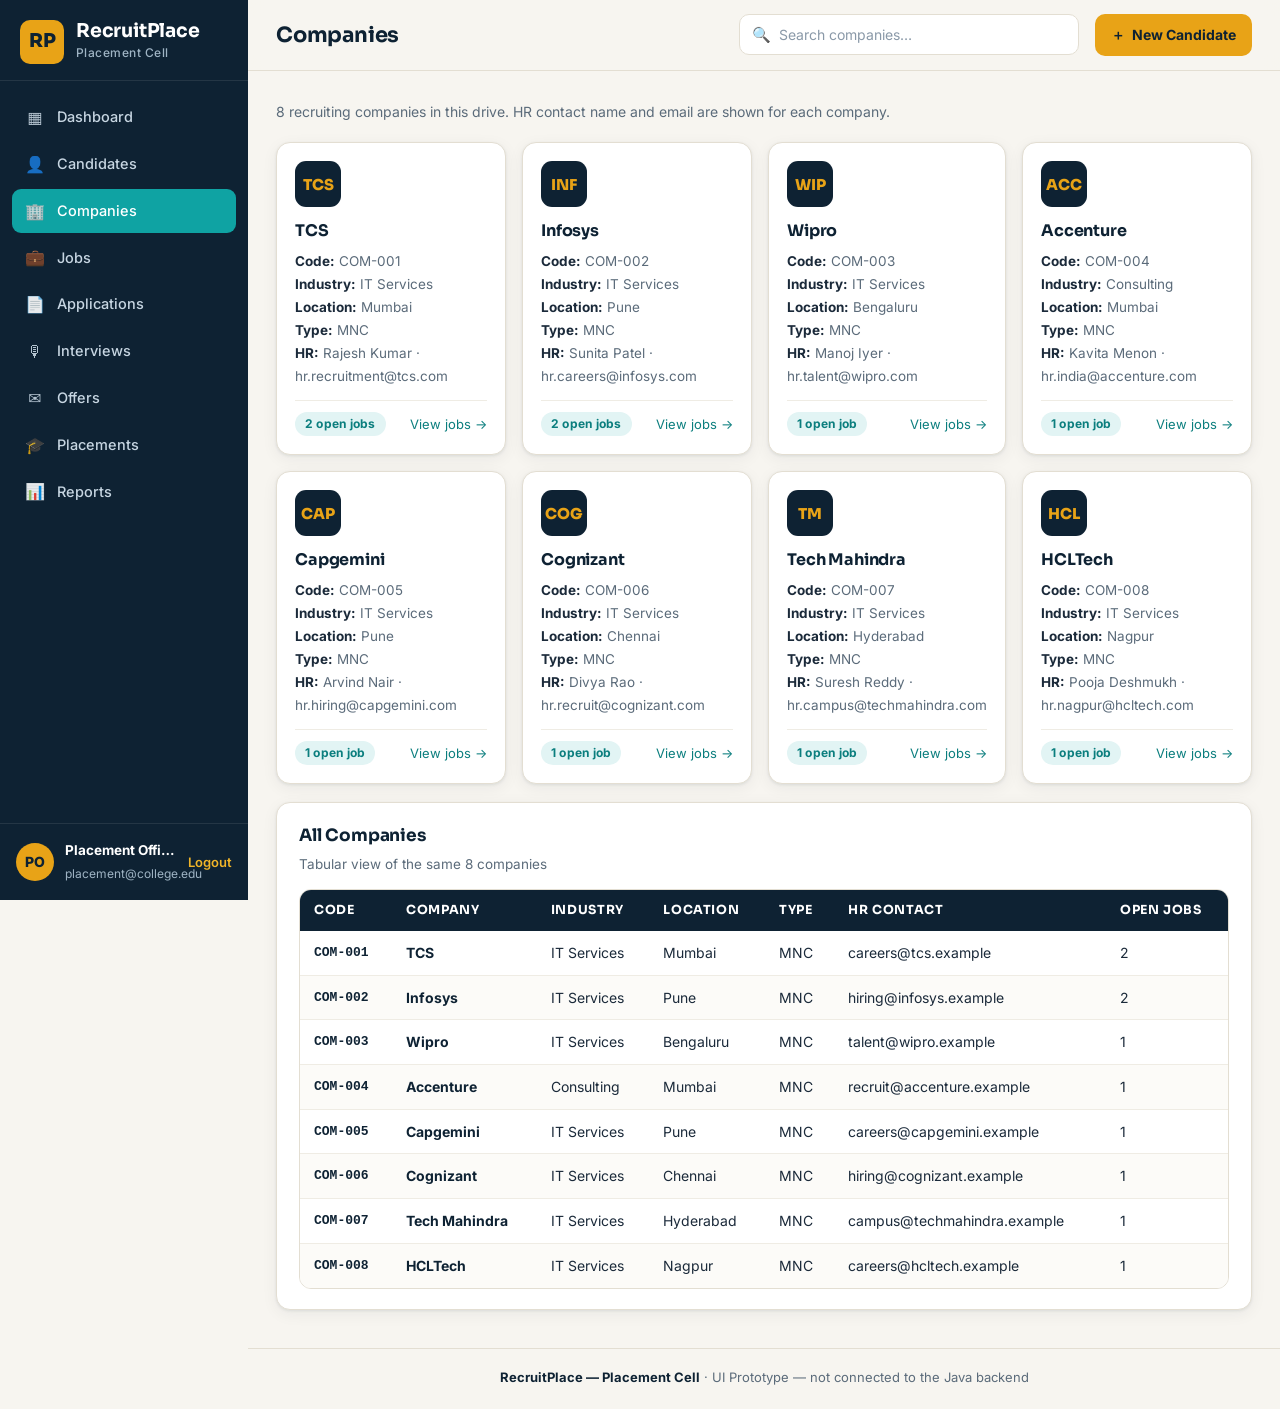
<file: 16 Nov/prototype/companies.html>
<!DOCTYPE html>
<html lang="en">
<head>
<meta charset="UTF-8">
<meta name="viewport" content="width=device-width, initial-scale=1.0">
<title>Companies — RecruitPlace</title>
<link rel="preconnect" href="https://fonts.googleapis.com">
<link rel="preconnect" href="https://fonts.gstatic.com" crossorigin>
<link href="https://fonts.googleapis.com/css2?family=Inter:wght@400;500;600;700&family=Sora:wght@600;700;800&display=swap" rel="stylesheet">
<link rel="stylesheet" href="css/style.css">
</head>
<body>
<div class="sidebar-backdrop hidden" id="sidebar-backdrop"></div>
<aside class="sidebar" id="sidebar">
  <div class="brand"><div class="logo-mark">RP</div><div><h1>RecruitPlace</h1><small>Placement Cell</small></div></div>
  <nav class="nav">
    <a href="index.html" data-page="index.html"><span class="ico">▦</span> Dashboard</a>
    <a href="candidates.html" data-page="candidates.html"><span class="ico">👤</span> Candidates</a>
    <a href="companies.html" data-page="companies.html"><span class="ico">🏢</span> Companies</a>
    <a href="jobs.html" data-page="jobs.html"><span class="ico">💼</span> Jobs</a>
    <a href="applications.html" data-page="applications.html"><span class="ico">📄</span> Applications</a>
    <a href="interviews.html" data-page="interviews.html"><span class="ico">🎙</span> Interviews</a>
    <a href="offers.html" data-page="offers.html"><span class="ico">✉</span> Offers</a>
    <a href="placements.html" data-page="placements.html"><span class="ico">🎓</span> Placements</a>
    <a href="reports.html" data-page="reports.html"><span class="ico">📊</span> Reports</a>
  </nav>
  <div class="sidebar-user"><div class="avatar">PO</div><div class="who"><strong>Placement Officer</strong><span>placement@college.edu</span></div><a class="logout" href="login.html">Logout</a></div>
</aside>
<div class="main">
  <header class="topbar">
    <button class="hamburger" id="hamburger" aria-label="Open menu">☰</button>
    <h2>Companies</h2><div class="spacer"></div>
    <label class="search"><span aria-hidden="true">🔍</span><input type="search" placeholder="Search companies…" data-filter aria-label="Search companies"></label>
    <a class="btn btn-amber" href="candidates.html"><span>＋</span> <span class="btn-label">New Candidate</span></a>
  </header>
  <main class="content">
    <p class="page-sub">8 recruiting companies in this drive. HR contact name and email are shown for each company.</p>
    <div class="company-grid">
      <article class="company-card"><div class="c-logo">TCS</div><h3>TCS</h3><p class="meta"><b>Code:</b> COM-001<br><b>Industry:</b> IT Services<br><b>Location:</b> Mumbai<br><b>Type:</b> MNC<br><b>HR:</b> Rajesh Kumar · hr.recruitment@tcs.com</p><div class="foot"><span class="pill pill-teal">2 open jobs</span><a href="jobs.html">View jobs →</a></div></article>
      <article class="company-card"><div class="c-logo">INF</div><h3>Infosys</h3><p class="meta"><b>Code:</b> COM-002<br><b>Industry:</b> IT Services<br><b>Location:</b> Pune<br><b>Type:</b> MNC<br><b>HR:</b> Sunita Patel · hr.careers@infosys.com</p><div class="foot"><span class="pill pill-teal">2 open jobs</span><a href="jobs.html">View jobs →</a></div></article>
      <article class="company-card"><div class="c-logo">WIP</div><h3>Wipro</h3><p class="meta"><b>Code:</b> COM-003<br><b>Industry:</b> IT Services<br><b>Location:</b> Bengaluru<br><b>Type:</b> MNC<br><b>HR:</b> Manoj Iyer · hr.talent@wipro.com</p><div class="foot"><span class="pill pill-teal">1 open job</span><a href="jobs.html">View jobs →</a></div></article>
      <article class="company-card"><div class="c-logo">ACC</div><h3>Accenture</h3><p class="meta"><b>Code:</b> COM-004<br><b>Industry:</b> Consulting<br><b>Location:</b> Mumbai<br><b>Type:</b> MNC<br><b>HR:</b> Kavita Menon · hr.india@accenture.com</p><div class="foot"><span class="pill pill-teal">1 open job</span><a href="jobs.html">View jobs →</a></div></article>
      <article class="company-card"><div class="c-logo">CAP</div><h3>Capgemini</h3><p class="meta"><b>Code:</b> COM-005<br><b>Industry:</b> IT Services<br><b>Location:</b> Pune<br><b>Type:</b> MNC<br><b>HR:</b> Arvind Nair · hr.hiring@capgemini.com</p><div class="foot"><span class="pill pill-teal">1 open job</span><a href="jobs.html">View jobs →</a></div></article>
      <article class="company-card"><div class="c-logo">COG</div><h3>Cognizant</h3><p class="meta"><b>Code:</b> COM-006<br><b>Industry:</b> IT Services<br><b>Location:</b> Chennai<br><b>Type:</b> MNC<br><b>HR:</b> Divya Rao · hr.recruit@cognizant.com</p><div class="foot"><span class="pill pill-teal">1 open job</span><a href="jobs.html">View jobs →</a></div></article>
      <article class="company-card"><div class="c-logo">TM</div><h3>Tech Mahindra</h3><p class="meta"><b>Code:</b> COM-007<br><b>Industry:</b> IT Services<br><b>Location:</b> Hyderabad<br><b>Type:</b> MNC<br><b>HR:</b> Suresh Reddy · hr.campus@techmahindra.com</p><div class="foot"><span class="pill pill-teal">1 open job</span><a href="jobs.html">View jobs →</a></div></article>
      <article class="company-card"><div class="c-logo">HCL</div><h3>HCLTech</h3><p class="meta"><b>Code:</b> COM-008<br><b>Industry:</b> IT Services<br><b>Location:</b> Nagpur<br><b>Type:</b> MNC<br><b>HR:</b> Pooja Deshmukh · hr.nagpur@hcltech.com</p><div class="foot"><span class="pill pill-teal">1 open job</span><a href="jobs.html">View jobs →</a></div></article>
    </div>
    <section class="card">
      <h3>All Companies</h3>
      <p class="hint">Tabular view of the same 8 companies</p>
      <div class="table-wrap"><table>
        <thead><tr><th>Code</th><th>Company</th><th>Industry</th><th>Location</th><th>Type</th><th>HR Contact</th><th>Open Jobs</th></tr></thead>
        <tbody>
          <tr><td class="mono">COM-001</td><td><strong class="name">TCS</strong></td><td>IT Services</td><td>Mumbai</td><td>MNC</td><td>careers@tcs.example</td><td>2</td></tr>
          <tr><td class="mono">COM-002</td><td><strong class="name">Infosys</strong></td><td>IT Services</td><td>Pune</td><td>MNC</td><td>hiring@infosys.example</td><td>2</td></tr>
          <tr><td class="mono">COM-003</td><td><strong class="name">Wipro</strong></td><td>IT Services</td><td>Bengaluru</td><td>MNC</td><td>talent@wipro.example</td><td>1</td></tr>
          <tr><td class="mono">COM-004</td><td><strong class="name">Accenture</strong></td><td>Consulting</td><td>Mumbai</td><td>MNC</td><td>recruit@accenture.example</td><td>1</td></tr>
          <tr><td class="mono">COM-005</td><td><strong class="name">Capgemini</strong></td><td>IT Services</td><td>Pune</td><td>MNC</td><td>careers@capgemini.example</td><td>1</td></tr>
          <tr><td class="mono">COM-006</td><td><strong class="name">Cognizant</strong></td><td>IT Services</td><td>Chennai</td><td>MNC</td><td>hiring@cognizant.example</td><td>1</td></tr>
          <tr><td class="mono">COM-007</td><td><strong class="name">Tech Mahindra</strong></td><td>IT Services</td><td>Hyderabad</td><td>MNC</td><td>campus@techmahindra.example</td><td>1</td></tr>
          <tr><td class="mono">COM-008</td><td><strong class="name">HCLTech</strong></td><td>IT Services</td><td>Nagpur</td><td>MNC</td><td>careers@hcltech.example</td><td>1</td></tr>
        </tbody>
      </table></div>
    </section>
  </main>
  <footer class="footer"><strong>RecruitPlace — Placement Cell</strong> · UI Prototype — not connected to the Java backend</footer>
</div>
<div class="toast" id="toast" role="status"></div>
<script src="js/app.js"></script>
</body>
</html>
</file>
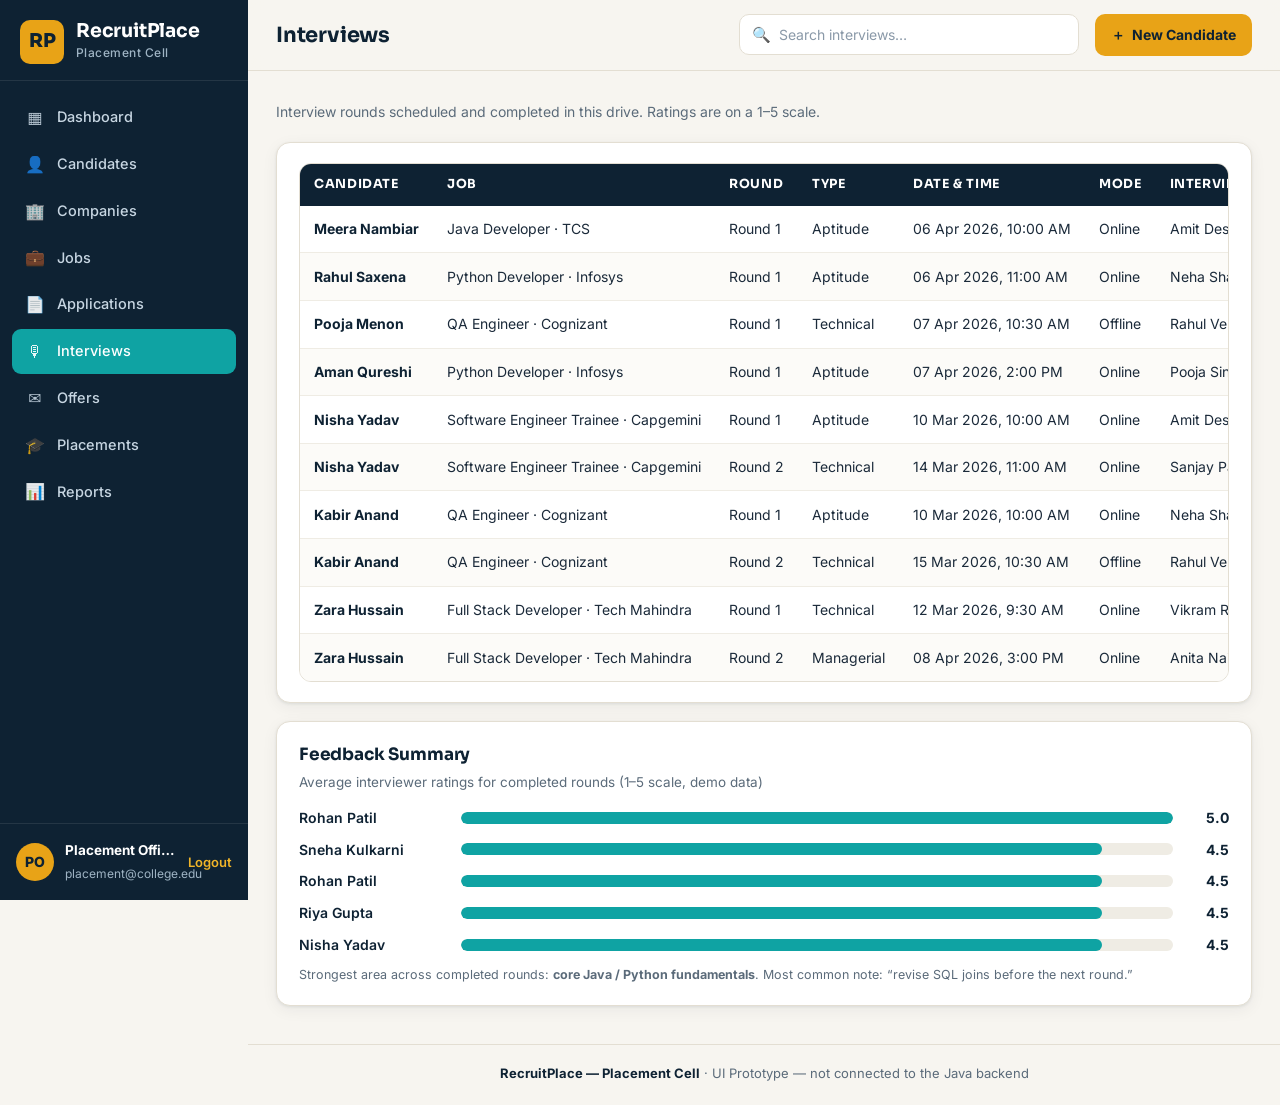
<file: 16 Nov/prototype/interviews.html>
<!DOCTYPE html>
<html lang="en">
<head>
<meta charset="UTF-8">
<meta name="viewport" content="width=device-width, initial-scale=1.0">
<title>Interviews — RecruitPlace</title>
<link rel="preconnect" href="https://fonts.googleapis.com">
<link rel="preconnect" href="https://fonts.gstatic.com" crossorigin>
<link href="https://fonts.googleapis.com/css2?family=Inter:wght@400;500;600;700&family=Sora:wght@600;700;800&display=swap" rel="stylesheet">
<link rel="stylesheet" href="css/style.css">
</head>
<body>
<div class="sidebar-backdrop hidden" id="sidebar-backdrop"></div>
<aside class="sidebar" id="sidebar">
  <div class="brand"><div class="logo-mark">RP</div><div><h1>RecruitPlace</h1><small>Placement Cell</small></div></div>
  <nav class="nav">
    <a href="index.html" data-page="index.html"><span class="ico">▦</span> Dashboard</a>
    <a href="candidates.html" data-page="candidates.html"><span class="ico">👤</span> Candidates</a>
    <a href="companies.html" data-page="companies.html"><span class="ico">🏢</span> Companies</a>
    <a href="jobs.html" data-page="jobs.html"><span class="ico">💼</span> Jobs</a>
    <a href="applications.html" data-page="applications.html"><span class="ico">📄</span> Applications</a>
    <a href="interviews.html" data-page="interviews.html"><span class="ico">🎙</span> Interviews</a>
    <a href="offers.html" data-page="offers.html"><span class="ico">✉</span> Offers</a>
    <a href="placements.html" data-page="placements.html"><span class="ico">🎓</span> Placements</a>
    <a href="reports.html" data-page="reports.html"><span class="ico">📊</span> Reports</a>
  </nav>
  <div class="sidebar-user"><div class="avatar">PO</div><div class="who"><strong>Placement Officer</strong><span>placement@college.edu</span></div><a class="logout" href="login.html">Logout</a></div>
</aside>
<div class="main">
  <header class="topbar">
    <button class="hamburger" id="hamburger" aria-label="Open menu">☰</button>
    <h2>Interviews</h2><div class="spacer"></div>
    <label class="search"><span aria-hidden="true">🔍</span><input type="search" placeholder="Search interviews…" data-filter aria-label="Search interviews"></label>
    <a class="btn btn-amber" href="candidates.html"><span>＋</span> <span class="btn-label">New Candidate</span></a>
  </header>
  <main class="content">
    <p class="page-sub">Interview rounds scheduled and completed in this drive. Ratings are on a 1–5 scale.</p>
    <section class="card">
      <div class="table-wrap"><table>
        <thead><tr><th>Candidate</th><th>Job</th><th>Round</th><th>Type</th><th>Date &amp; Time</th><th>Mode</th><th>Interviewer</th><th>Status</th></tr></thead>
        <tbody>
          <tr><td><strong class="name">Meera Nambiar</strong></td><td>Java Developer · TCS</td><td>Round 1</td><td>Aptitude</td><td>06 Apr 2026, 10:00 AM</td><td>Online</td><td>Amit Desai</td><td><span class="pill pill-amber">SCHEDULED</span></td></tr>
          <tr><td><strong class="name">Rahul Saxena</strong></td><td>Python Developer · Infosys</td><td>Round 1</td><td>Aptitude</td><td>06 Apr 2026, 11:00 AM</td><td>Online</td><td>Neha Sharma</td><td><span class="pill pill-amber">SCHEDULED</span></td></tr>
          <tr><td><strong class="name">Pooja Menon</strong></td><td>QA Engineer · Cognizant</td><td>Round 1</td><td>Technical</td><td>07 Apr 2026, 10:30 AM</td><td>Offline</td><td>Rahul Verma</td><td><span class="pill pill-amber">SCHEDULED</span></td></tr>
          <tr><td><strong class="name">Aman Qureshi</strong></td><td>Python Developer · Infosys</td><td>Round 1</td><td>Aptitude</td><td>07 Apr 2026, 2:00 PM</td><td>Online</td><td>Pooja Singh</td><td><span class="pill pill-amber">SCHEDULED</span></td></tr>
          <tr><td><strong class="name">Nisha Yadav</strong></td><td>Software Engineer Trainee · Capgemini</td><td>Round 1</td><td>Aptitude</td><td>10 Mar 2026, 10:00 AM</td><td>Online</td><td>Amit Desai</td><td><span class="pill pill-green">COMPLETED</span></td></tr>
          <tr><td><strong class="name">Nisha Yadav</strong></td><td>Software Engineer Trainee · Capgemini</td><td>Round 2</td><td>Technical</td><td>14 Mar 2026, 11:00 AM</td><td>Online</td><td>Sanjay Patel</td><td><span class="pill pill-green">COMPLETED</span></td></tr>
          <tr><td><strong class="name">Kabir Anand</strong></td><td>QA Engineer · Cognizant</td><td>Round 1</td><td>Aptitude</td><td>10 Mar 2026, 10:00 AM</td><td>Online</td><td>Neha Sharma</td><td><span class="pill pill-green">COMPLETED</span></td></tr>
          <tr><td><strong class="name">Kabir Anand</strong></td><td>QA Engineer · Cognizant</td><td>Round 2</td><td>Technical</td><td>15 Mar 2026, 10:30 AM</td><td>Offline</td><td>Rahul Verma</td><td><span class="pill pill-green">COMPLETED</span></td></tr>
          <tr><td><strong class="name">Zara Hussain</strong></td><td>Full Stack Developer · Tech Mahindra</td><td>Round 1</td><td>Technical</td><td>12 Mar 2026, 9:30 AM</td><td>Online</td><td>Vikram Rao</td><td><span class="pill pill-green">COMPLETED</span></td></tr>
          <tr><td><strong class="name">Zara Hussain</strong></td><td>Full Stack Developer · Tech Mahindra</td><td>Round 2</td><td>Managerial</td><td>08 Apr 2026, 3:00 PM</td><td>Online</td><td>Anita Nair</td><td><span class="pill pill-amber">SCHEDULED</span></td></tr>
        </tbody>
      </table></div>
    </section>

    <section class="card">
      <h3>Feedback Summary</h3>
      <p class="hint">Average interviewer ratings for completed rounds (1–5 scale, demo data)</p>
      <div class="bar-row"><span class="bname">Rohan Patil</span><div class="bar-track"><div class="bar-fill" style="width:100%;background:#0FA3A3"></div></div><span class="funnel-num">5.0</span></div>
      <div class="bar-row"><span class="bname">Sneha Kulkarni</span><div class="bar-track"><div class="bar-fill" style="width:90%;background:#0FA3A3"></div></div><span class="funnel-num">4.5</span></div>
      <div class="bar-row"><span class="bname">Rohan Patil</span><div class="bar-track"><div class="bar-fill" style="width:90%;background:#0FA3A3"></div></div><span class="funnel-num">4.5</span></div>
      <div class="bar-row"><span class="bname">Riya Gupta</span><div class="bar-track"><div class="bar-fill" style="width:90%;background:#0FA3A3"></div></div><span class="funnel-num">4.5</span></div>
      <div class="bar-row"><span class="bname">Nisha Yadav</span><div class="bar-track"><div class="bar-fill" style="width:90%;background:#0FA3A3"></div></div><span class="funnel-num">4.5</span></div>
      <p class="sub" style="margin-top:10px">Strongest area across completed rounds: <strong>core Java / Python fundamentals</strong>. Most common note: “revise SQL joins before the next round.”</p>
    </section>
  </main>
  <footer class="footer"><strong>RecruitPlace — Placement Cell</strong> · UI Prototype — not connected to the Java backend</footer>
</div>
<div class="toast" id="toast" role="status"></div>
<script src="js/app.js"></script>
</body>
</html>
</file>
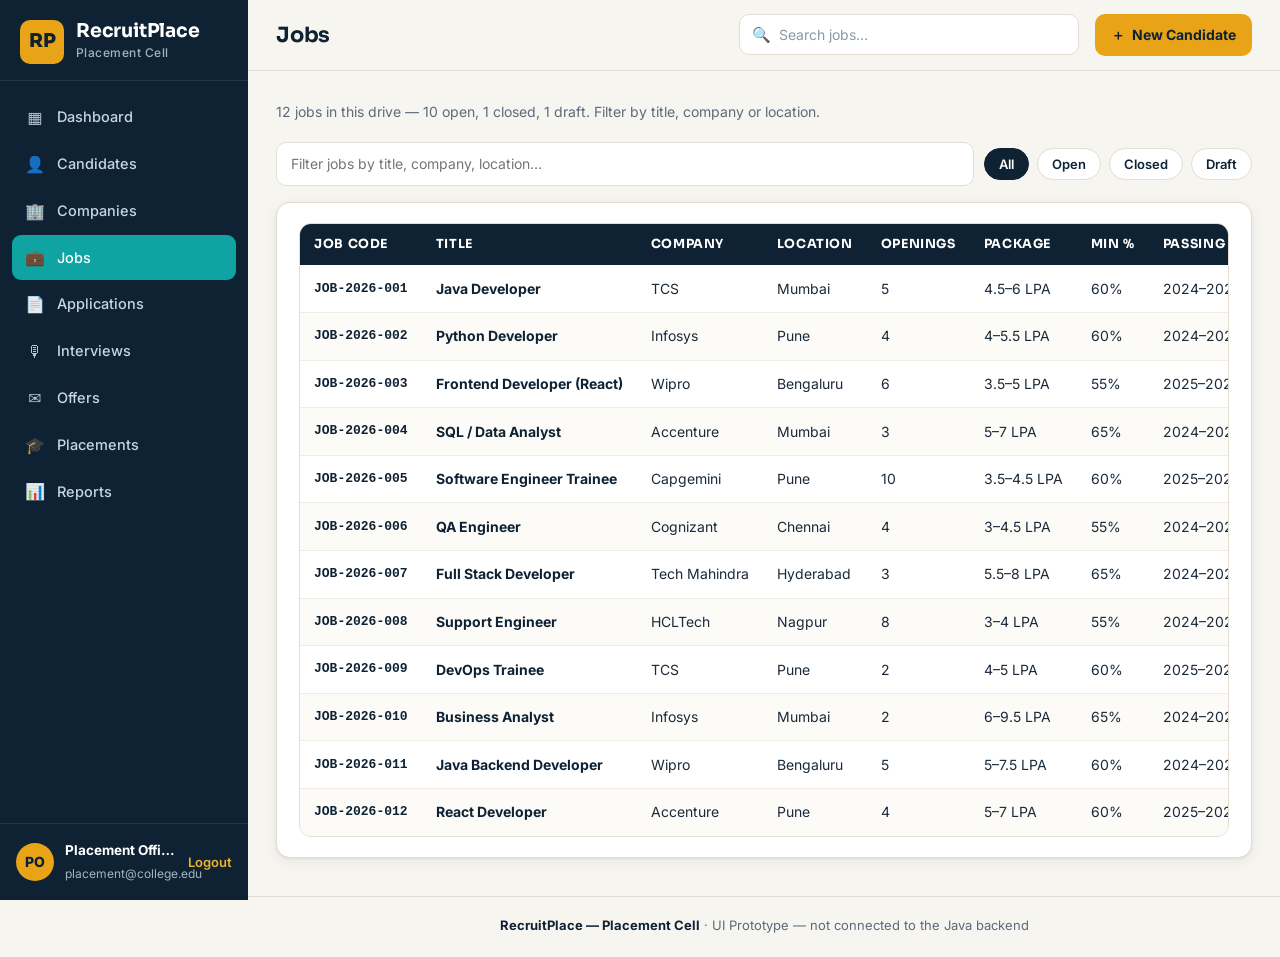
<file: 16 Nov/prototype/jobs.html>
<!DOCTYPE html>
<html lang="en">
<head>
<meta charset="UTF-8">
<meta name="viewport" content="width=device-width, initial-scale=1.0">
<title>Jobs — RecruitPlace</title>
<link rel="preconnect" href="https://fonts.googleapis.com">
<link rel="preconnect" href="https://fonts.gstatic.com" crossorigin>
<link href="https://fonts.googleapis.com/css2?family=Inter:wght@400;500;600;700&family=Sora:wght@600;700;800&display=swap" rel="stylesheet">
<link rel="stylesheet" href="css/style.css">
</head>
<body>
<div class="sidebar-backdrop hidden" id="sidebar-backdrop"></div>
<aside class="sidebar" id="sidebar">
  <div class="brand"><div class="logo-mark">RP</div><div><h1>RecruitPlace</h1><small>Placement Cell</small></div></div>
  <nav class="nav">
    <a href="index.html" data-page="index.html"><span class="ico">▦</span> Dashboard</a>
    <a href="candidates.html" data-page="candidates.html"><span class="ico">👤</span> Candidates</a>
    <a href="companies.html" data-page="companies.html"><span class="ico">🏢</span> Companies</a>
    <a href="jobs.html" data-page="jobs.html"><span class="ico">💼</span> Jobs</a>
    <a href="applications.html" data-page="applications.html"><span class="ico">📄</span> Applications</a>
    <a href="interviews.html" data-page="interviews.html"><span class="ico">🎙</span> Interviews</a>
    <a href="offers.html" data-page="offers.html"><span class="ico">✉</span> Offers</a>
    <a href="placements.html" data-page="placements.html"><span class="ico">🎓</span> Placements</a>
    <a href="reports.html" data-page="reports.html"><span class="ico">📊</span> Reports</a>
  </nav>
  <div class="sidebar-user"><div class="avatar">PO</div><div class="who"><strong>Placement Officer</strong><span>placement@college.edu</span></div><a class="logout" href="login.html">Logout</a></div>
</aside>
<div class="main">
  <header class="topbar">
    <button class="hamburger" id="hamburger" aria-label="Open menu">☰</button>
    <h2>Jobs</h2><div class="spacer"></div>
    <label class="search"><span aria-hidden="true">🔍</span><input type="search" placeholder="Search jobs…" data-filter aria-label="Search jobs"></label>
    <a class="btn btn-amber" href="candidates.html"><span>＋</span> <span class="btn-label">New Candidate</span></a>
  </header>
  <main class="content">
    <p class="page-sub">12 jobs in this drive — 10 open, 1 closed, 1 draft. Filter by title, company or location.</p>
    <div class="toolbar">
      <input class="filter-input" type="search" placeholder="Filter jobs by title, company, location…" data-filter data-filter-target="#jobs-table tbody" aria-label="Filter jobs">
      <div class="chips" data-chip-group data-chip-target="#jobs-table tbody">
        <button type="button" class="chip active" data-filter-value="all">All</button>
        <button type="button" class="chip" data-filter-value="open">Open</button>
        <button type="button" class="chip" data-filter-value="closed">Closed</button>
        <button type="button" class="chip" data-filter-value="draft">Draft</button>
      </div>
    </div>
    <section class="card">
      <div class="table-wrap"><table id="jobs-table">
        <thead><tr><th>Job Code</th><th>Title</th><th>Company</th><th>Location</th><th>Openings</th><th>Package</th><th>Min %</th><th>Passing Year</th><th>Max Backlogs</th><th>Deadline</th><th>Status</th></tr></thead>
        <tbody>
          <tr><td class="mono">JOB-2026-001</td><td><strong class="name">Java Developer</strong></td><td>TCS</td><td>Mumbai</td><td>5</td><td>4.5–6 LPA</td><td>60%</td><td>2024–2026</td><td>0</td><td>31 Mar 2026</td><td><span class="pill pill-teal">OPEN</span></td></tr>
          <tr><td class="mono">JOB-2026-002</td><td><strong class="name">Python Developer</strong></td><td>Infosys</td><td>Pune</td><td>4</td><td>4–5.5 LPA</td><td>60%</td><td>2024–2026</td><td>1</td><td>15 Apr 2026</td><td><span class="pill pill-teal">OPEN</span></td></tr>
          <tr><td class="mono">JOB-2026-003</td><td><strong class="name">Frontend Developer (React)</strong></td><td>Wipro</td><td>Bengaluru</td><td>6</td><td>3.5–5 LPA</td><td>55%</td><td>2025–2026</td><td>1</td><td>30 Apr 2026</td><td><span class="pill pill-teal">OPEN</span></td></tr>
          <tr><td class="mono">JOB-2026-004</td><td><strong class="name">SQL / Data Analyst</strong></td><td>Accenture</td><td>Mumbai</td><td>3</td><td>5–7 LPA</td><td>65%</td><td>2024–2026</td><td>0</td><td>31 Mar 2026</td><td><span class="pill pill-teal">OPEN</span></td></tr>
          <tr><td class="mono">JOB-2026-005</td><td><strong class="name">Software Engineer Trainee</strong></td><td>Capgemini</td><td>Pune</td><td>10</td><td>3.5–4.5 LPA</td><td>60%</td><td>2025–2026</td><td>0</td><td>15 May 2026</td><td><span class="pill pill-teal">OPEN</span></td></tr>
          <tr><td class="mono">JOB-2026-006</td><td><strong class="name">QA Engineer</strong></td><td>Cognizant</td><td>Chennai</td><td>4</td><td>3–4.5 LPA</td><td>55%</td><td>2024–2026</td><td>1</td><td>30 Apr 2026</td><td><span class="pill pill-teal">OPEN</span></td></tr>
          <tr><td class="mono">JOB-2026-007</td><td><strong class="name">Full Stack Developer</strong></td><td>Tech Mahindra</td><td>Hyderabad</td><td>3</td><td>5.5–8 LPA</td><td>65%</td><td>2024–2025</td><td>0</td><td>31 May 2026</td><td><span class="pill pill-teal">OPEN</span></td></tr>
          <tr><td class="mono">JOB-2026-008</td><td><strong class="name">Support Engineer</strong></td><td>HCLTech</td><td>Nagpur</td><td>8</td><td>3–4 LPA</td><td>55%</td><td>2024–2026</td><td>1</td><td>15 Apr 2026</td><td><span class="pill pill-teal">OPEN</span></td></tr>
          <tr><td class="mono">JOB-2026-009</td><td><strong class="name">DevOps Trainee</strong></td><td>TCS</td><td>Pune</td><td>2</td><td>4–5 LPA</td><td>60%</td><td>2025–2026</td><td>0</td><td>31 May 2026</td><td><span class="pill pill-teal">OPEN</span></td></tr>
          <tr><td class="mono">JOB-2026-010</td><td><strong class="name">Business Analyst</strong></td><td>Infosys</td><td>Mumbai</td><td>2</td><td>6–9.5 LPA</td><td>65%</td><td>2024–2026</td><td>0</td><td>15 May 2026</td><td><span class="pill pill-teal">OPEN</span></td></tr>
          <tr><td class="mono">JOB-2026-011</td><td><strong class="name">Java Backend Developer</strong></td><td>Wipro</td><td>Bengaluru</td><td>5</td><td>5–7.5 LPA</td><td>60%</td><td>2024–2026</td><td>1</td><td>30 Apr 2026</td><td><span class="pill pill-red">CLOSED</span></td></tr>
          <tr><td class="mono">JOB-2026-012</td><td><strong class="name">React Developer</strong></td><td>Accenture</td><td>Pune</td><td>4</td><td>5–7 LPA</td><td>60%</td><td>2025–2026</td><td>0</td><td>31 May 2026</td><td><span class="pill pill-amber">DRAFT</span></td></tr>
        </tbody>
      </table></div>
    </section>
  </main>
  <footer class="footer"><strong>RecruitPlace — Placement Cell</strong> · UI Prototype — not connected to the Java backend</footer>
</div>
<div class="toast" id="toast" role="status"></div>
<script src="js/app.js"></script>
</body>
</html>
</file>
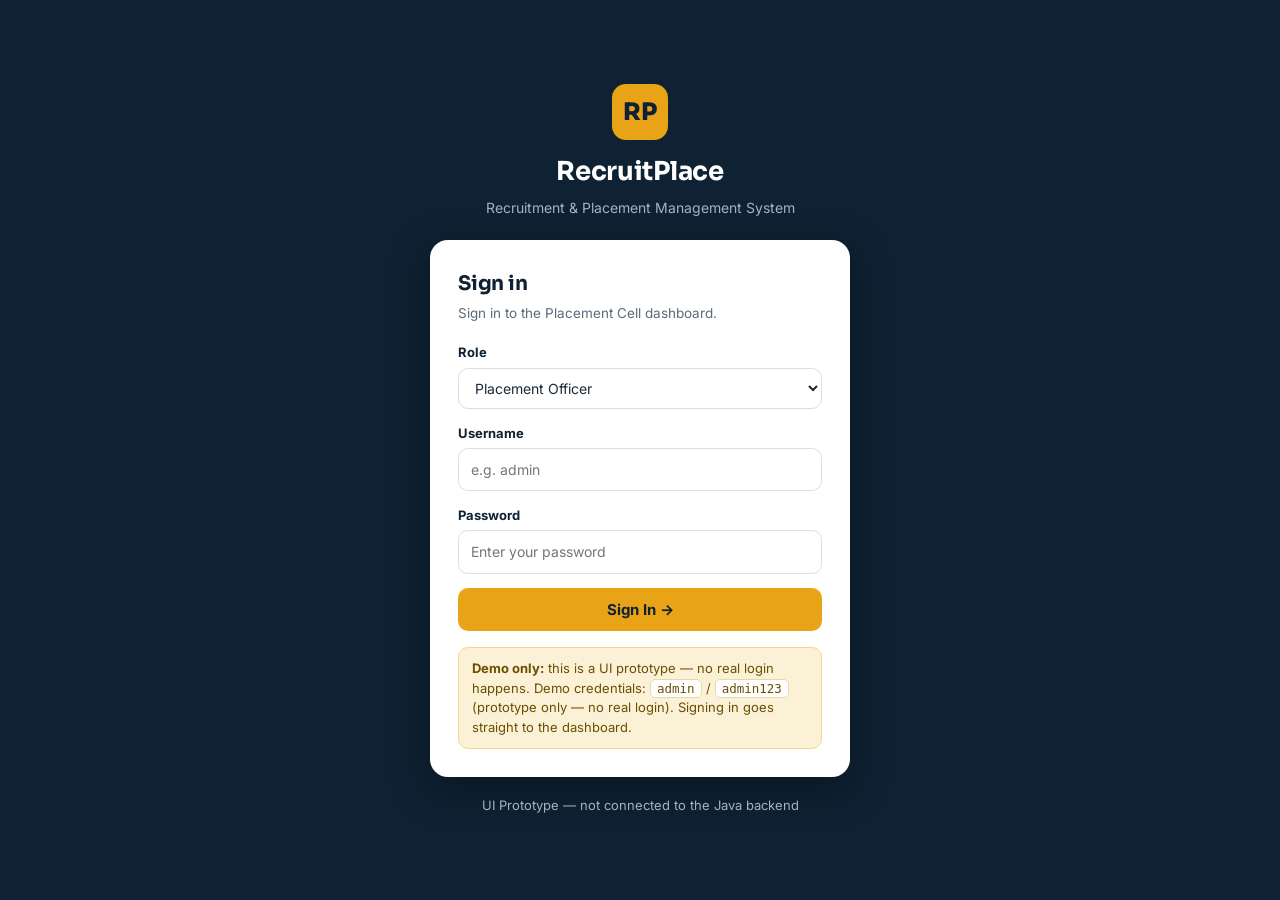
<file: 16 Nov/prototype/login.html>
<!DOCTYPE html>
<html lang="en">
<head>
<meta charset="UTF-8">
<meta name="viewport" content="width=device-width, initial-scale=1.0">
<title>Sign In — RecruitPlace | Placement Cell</title>
<link rel="preconnect" href="https://fonts.googleapis.com">
<link rel="preconnect" href="https://fonts.gstatic.com" crossorigin>
<link href="https://fonts.googleapis.com/css2?family=Inter:wght@400;500;600;700&family=Sora:wght@600;700;800&display=swap" rel="stylesheet">
<link rel="stylesheet" href="css/style.css">
</head>
<body class="login-page">
<main class="login-wrap">
  <div class="login-brand"><div class="logo-mark">RP</div><h1>RecruitPlace</h1><p>Recruitment &amp; Placement Management System</p></div>
  <section class="login-card">
    <h2>Sign in</h2>
    <p class="hint">Sign in to the Placement Cell dashboard.</p>
    <form action="index.html" method="get">
      <div class="field"><label for="role">Role</label>
        <select id="role" name="role">
          <option>Placement Officer</option>
          <option>Admin</option>
          <option>Recruiter</option>
        </select>
      </div>
      <div class="field"><label for="username">Username</label><input id="username" name="username" type="text" placeholder="e.g. admin" autocomplete="username" required></div>
      <div class="field"><label for="password">Password</label><input id="password" name="password" type="password" placeholder="Enter your password" autocomplete="current-password" required></div>
      <button class="btn btn-amber" type="submit">Sign In →</button>
      <div class="demo-note"><strong>Demo only:</strong> this is a UI prototype — no real login happens. Demo credentials: <code>admin</code> / <code>admin123</code> (prototype only — no real login). Signing in goes straight to the dashboard.</div>
    </form>
  </section>
  <p class="login-foot">UI Prototype — not connected to the Java backend</p>
</main>
<script src="js/app.js"></script>
</body>
</html>
</file>
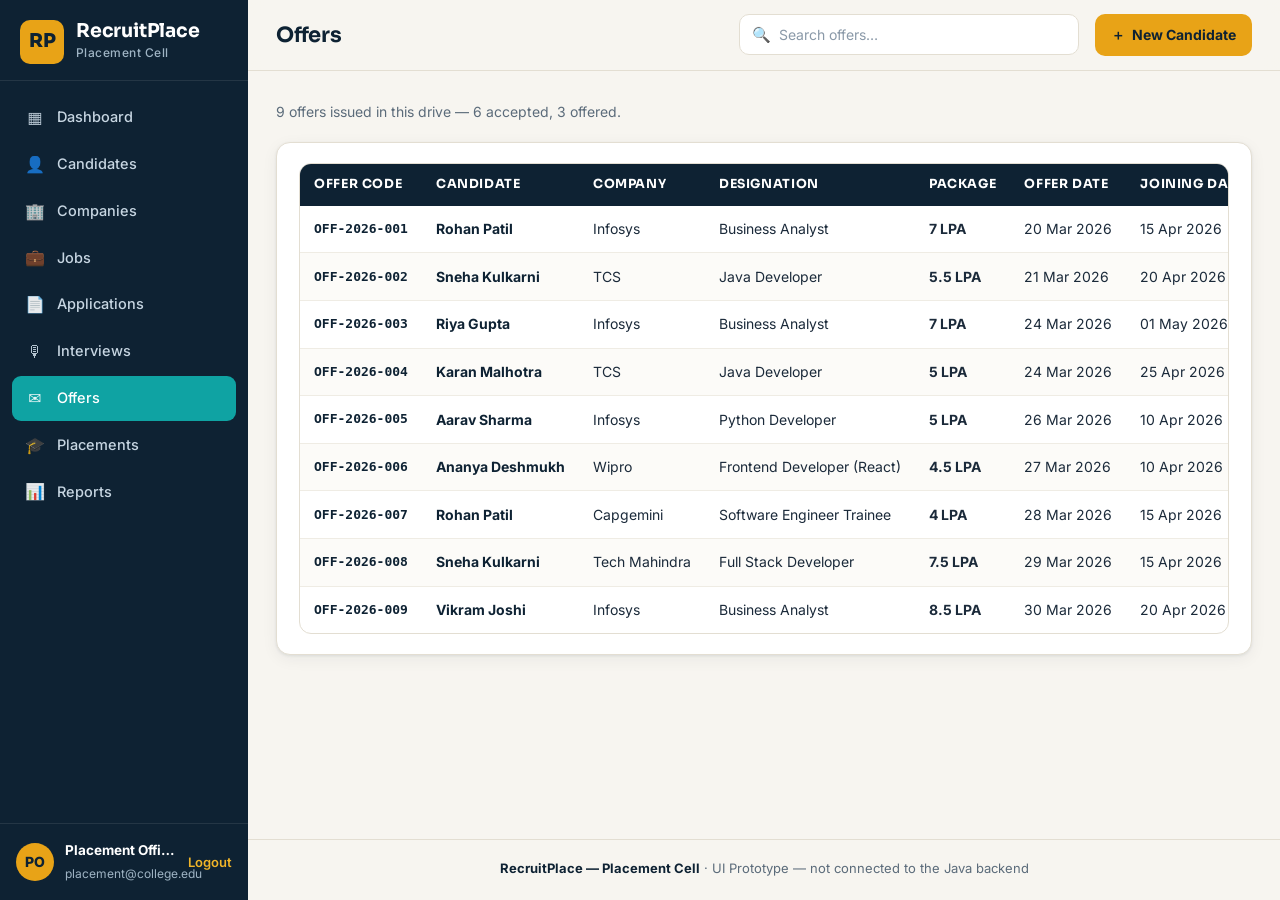
<file: 16 Nov/prototype/offers.html>
<!DOCTYPE html>
<html lang="en">
<head>
<meta charset="UTF-8">
<meta name="viewport" content="width=device-width, initial-scale=1.0">
<title>Offers — RecruitPlace</title>
<link rel="preconnect" href="https://fonts.googleapis.com">
<link rel="preconnect" href="https://fonts.gstatic.com" crossorigin>
<link href="https://fonts.googleapis.com/css2?family=Inter:wght@400;500;600;700&family=Sora:wght@600;700;800&display=swap" rel="stylesheet">
<link rel="stylesheet" href="css/style.css">
</head>
<body>
<div class="sidebar-backdrop hidden" id="sidebar-backdrop"></div>
<aside class="sidebar" id="sidebar">
  <div class="brand"><div class="logo-mark">RP</div><div><h1>RecruitPlace</h1><small>Placement Cell</small></div></div>
  <nav class="nav">
    <a href="index.html" data-page="index.html"><span class="ico">▦</span> Dashboard</a>
    <a href="candidates.html" data-page="candidates.html"><span class="ico">👤</span> Candidates</a>
    <a href="companies.html" data-page="companies.html"><span class="ico">🏢</span> Companies</a>
    <a href="jobs.html" data-page="jobs.html"><span class="ico">💼</span> Jobs</a>
    <a href="applications.html" data-page="applications.html"><span class="ico">📄</span> Applications</a>
    <a href="interviews.html" data-page="interviews.html"><span class="ico">🎙</span> Interviews</a>
    <a href="offers.html" data-page="offers.html"><span class="ico">✉</span> Offers</a>
    <a href="placements.html" data-page="placements.html"><span class="ico">🎓</span> Placements</a>
    <a href="reports.html" data-page="reports.html"><span class="ico">📊</span> Reports</a>
  </nav>
  <div class="sidebar-user"><div class="avatar">PO</div><div class="who"><strong>Placement Officer</strong><span>placement@college.edu</span></div><a class="logout" href="login.html">Logout</a></div>
</aside>
<div class="main">
  <header class="topbar">
    <button class="hamburger" id="hamburger" aria-label="Open menu">☰</button>
    <h2>Offers</h2><div class="spacer"></div>
    <label class="search"><span aria-hidden="true">🔍</span><input type="search" placeholder="Search offers…" data-filter aria-label="Search offers"></label>
    <a class="btn btn-amber" href="candidates.html"><span>＋</span> <span class="btn-label">New Candidate</span></a>
  </header>
  <main class="content">
    <p class="page-sub">9 offers issued in this drive — 6 accepted, 3 offered.</p>
    <section class="card">
      <div class="table-wrap"><table>
        <thead><tr><th>Offer Code</th><th>Candidate</th><th>Company</th><th>Designation</th><th>Package</th><th>Offer Date</th><th>Joining Date</th><th>Status</th></tr></thead>
        <tbody>
          <tr><td class="mono">OFF-2026-001</td><td><strong class="name">Rohan Patil</strong></td><td>Infosys</td><td>Business Analyst</td><td><strong>7 LPA</strong></td><td>20 Mar 2026</td><td>15 Apr 2026</td><td><span class="pill pill-amber">OFFERED</span></td></tr>
          <tr><td class="mono">OFF-2026-002</td><td><strong class="name">Sneha Kulkarni</strong></td><td>TCS</td><td>Java Developer</td><td><strong>5.5 LPA</strong></td><td>21 Mar 2026</td><td>20 Apr 2026</td><td><span class="pill pill-amber">OFFERED</span></td></tr>
          <tr><td class="mono">OFF-2026-003</td><td><strong class="name">Riya Gupta</strong></td><td>Infosys</td><td>Business Analyst</td><td><strong>7 LPA</strong></td><td>24 Mar 2026</td><td>01 May 2026</td><td><span class="pill pill-green">ACCEPTED</span></td></tr>
          <tr><td class="mono">OFF-2026-004</td><td><strong class="name">Karan Malhotra</strong></td><td>TCS</td><td>Java Developer</td><td><strong>5 LPA</strong></td><td>24 Mar 2026</td><td>25 Apr 2026</td><td><span class="pill pill-amber">OFFERED</span></td></tr>
          <tr><td class="mono">OFF-2026-005</td><td><strong class="name">Aarav Sharma</strong></td><td>Infosys</td><td>Python Developer</td><td><strong>5 LPA</strong></td><td>26 Mar 2026</td><td>10 Apr 2026</td><td><span class="pill pill-green">ACCEPTED</span></td></tr>
          <tr><td class="mono">OFF-2026-006</td><td><strong class="name">Ananya Deshmukh</strong></td><td>Wipro</td><td>Frontend Developer (React)</td><td><strong>4.5 LPA</strong></td><td>27 Mar 2026</td><td>10 Apr 2026</td><td><span class="pill pill-green">ACCEPTED</span></td></tr>
          <tr><td class="mono">OFF-2026-007</td><td><strong class="name">Rohan Patil</strong></td><td>Capgemini</td><td>Software Engineer Trainee</td><td><strong>4 LPA</strong></td><td>28 Mar 2026</td><td>15 Apr 2026</td><td><span class="pill pill-green">ACCEPTED</span></td></tr>
          <tr><td class="mono">OFF-2026-008</td><td><strong class="name">Sneha Kulkarni</strong></td><td>Tech Mahindra</td><td>Full Stack Developer</td><td><strong>7.5 LPA</strong></td><td>29 Mar 2026</td><td>15 Apr 2026</td><td><span class="pill pill-green">ACCEPTED</span></td></tr>
          <tr><td class="mono">OFF-2026-009</td><td><strong class="name">Vikram Joshi</strong></td><td>Infosys</td><td>Business Analyst</td><td><strong>8.5 LPA</strong></td><td>30 Mar 2026</td><td>20 Apr 2026</td><td><span class="pill pill-green">ACCEPTED</span></td></tr>
        </tbody>
      </table></div>
    </section>
  </main>
  <footer class="footer"><strong>RecruitPlace — Placement Cell</strong> · UI Prototype — not connected to the Java backend</footer>
</div>
<div class="toast" id="toast" role="status"></div>
<script src="js/app.js"></script>
</body>
</html>
</file>
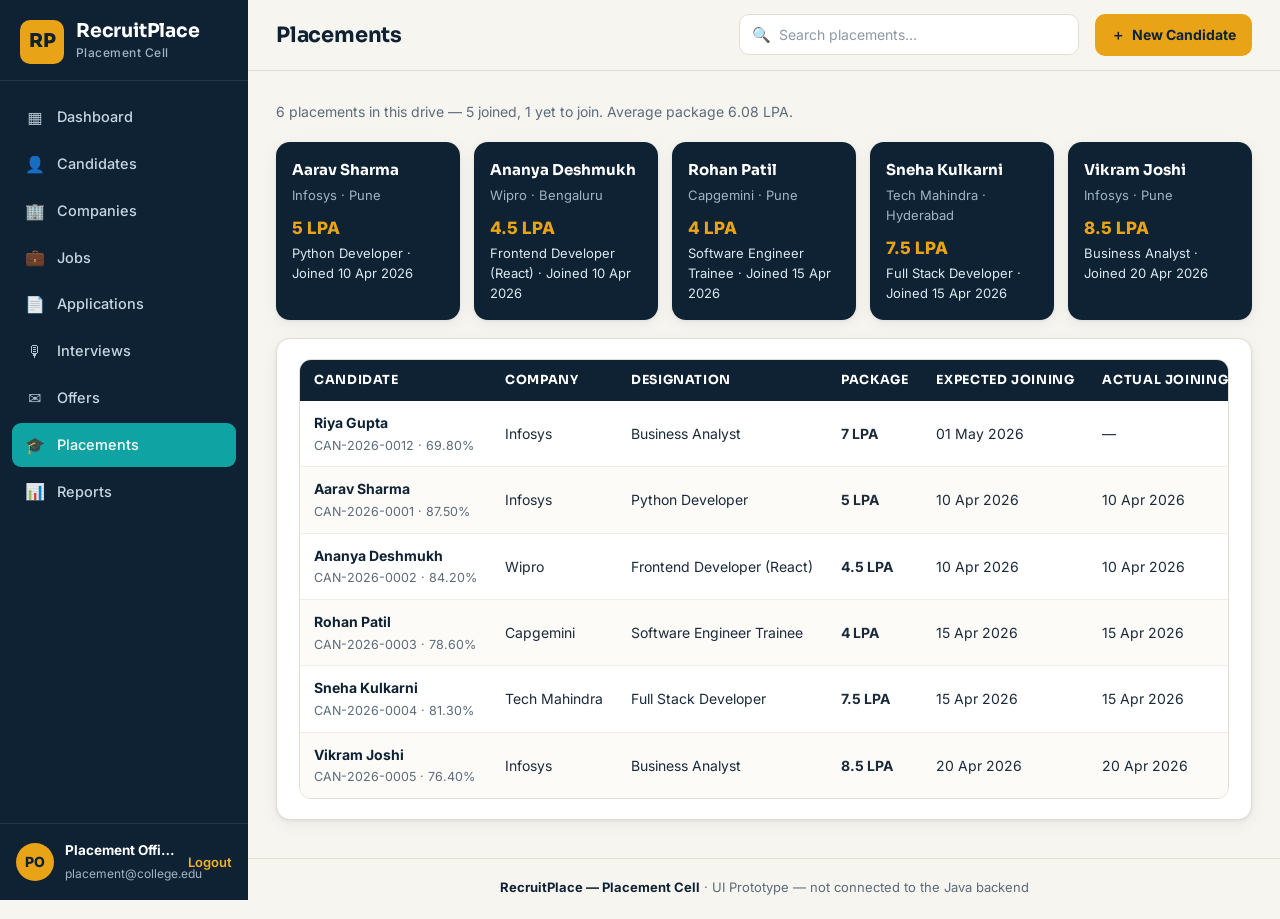
<file: 16 Nov/prototype/placements.html>
<!DOCTYPE html>
<html lang="en">
<head>
<meta charset="UTF-8">
<meta name="viewport" content="width=device-width, initial-scale=1.0">
<title>Placements — RecruitPlace</title>
<link rel="preconnect" href="https://fonts.googleapis.com">
<link rel="preconnect" href="https://fonts.gstatic.com" crossorigin>
<link href="https://fonts.googleapis.com/css2?family=Inter:wght@400;500;600;700&family=Sora:wght@600;700;800&display=swap" rel="stylesheet">
<link rel="stylesheet" href="css/style.css">
</head>
<body>
<div class="sidebar-backdrop hidden" id="sidebar-backdrop"></div>
<aside class="sidebar" id="sidebar">
  <div class="brand"><div class="logo-mark">RP</div><div><h1>RecruitPlace</h1><small>Placement Cell</small></div></div>
  <nav class="nav">
    <a href="index.html" data-page="index.html"><span class="ico">▦</span> Dashboard</a>
    <a href="candidates.html" data-page="candidates.html"><span class="ico">👤</span> Candidates</a>
    <a href="companies.html" data-page="companies.html"><span class="ico">🏢</span> Companies</a>
    <a href="jobs.html" data-page="jobs.html"><span class="ico">💼</span> Jobs</a>
    <a href="applications.html" data-page="applications.html"><span class="ico">📄</span> Applications</a>
    <a href="interviews.html" data-page="interviews.html"><span class="ico">🎙</span> Interviews</a>
    <a href="offers.html" data-page="offers.html"><span class="ico">✉</span> Offers</a>
    <a href="placements.html" data-page="placements.html"><span class="ico">🎓</span> Placements</a>
    <a href="reports.html" data-page="reports.html"><span class="ico">📊</span> Reports</a>
  </nav>
  <div class="sidebar-user"><div class="avatar">PO</div><div class="who"><strong>Placement Officer</strong><span>placement@college.edu</span></div><a class="logout" href="login.html">Logout</a></div>
</aside>
<div class="main">
  <header class="topbar">
    <button class="hamburger" id="hamburger" aria-label="Open menu">☰</button>
    <h2>Placements</h2><div class="spacer"></div>
    <label class="search"><span aria-hidden="true">🔍</span><input type="search" placeholder="Search placements…" data-filter aria-label="Search placements"></label>
    <a class="btn btn-amber" href="candidates.html"><span>＋</span> <span class="btn-label">New Candidate</span></a>
  </header>
  <main class="content">
    <p class="page-sub">6 placements in this drive — 5 joined, 1 yet to join. Average package 6.08 LPA.</p>
    <div class="highlight-grid">
      <div class="highlight"><div class="h-name">Aarav Sharma</div><div class="h-co">Infosys · Pune</div><div class="h-pkg">5 LPA</div><div class="h-role">Python Developer · Joined 10 Apr 2026</div></div>
      <div class="highlight"><div class="h-name">Ananya Deshmukh</div><div class="h-co">Wipro · Bengaluru</div><div class="h-pkg">4.5 LPA</div><div class="h-role">Frontend Developer (React) · Joined 10 Apr 2026</div></div>
      <div class="highlight"><div class="h-name">Rohan Patil</div><div class="h-co">Capgemini · Pune</div><div class="h-pkg">4 LPA</div><div class="h-role">Software Engineer Trainee · Joined 15 Apr 2026</div></div>
      <div class="highlight"><div class="h-name">Sneha Kulkarni</div><div class="h-co">Tech Mahindra · Hyderabad</div><div class="h-pkg">7.5 LPA</div><div class="h-role">Full Stack Developer · Joined 15 Apr 2026</div></div>
      <div class="highlight"><div class="h-name">Vikram Joshi</div><div class="h-co">Infosys · Pune</div><div class="h-pkg">8.5 LPA</div><div class="h-role">Business Analyst · Joined 20 Apr 2026</div></div>
    </div>
    <section class="card">
      <div class="table-wrap"><table>
        <thead><tr><th>Candidate</th><th>Company</th><th>Designation</th><th>Package</th><th>Expected Joining</th><th>Actual Joining</th><th>Joining Status</th></tr></thead>
        <tbody>
          <tr><td><strong class="name">Riya Gupta</strong><br><span class="sub">CAN-2026-0012 · 69.80%</span></td><td>Infosys</td><td>Business Analyst</td><td><strong>7 LPA</strong></td><td>01 May 2026</td><td>—</td><td><span class="pill pill-amber">PENDING</span></td></tr>
          <tr><td><strong class="name">Aarav Sharma</strong><br><span class="sub">CAN-2026-0001 · 87.50%</span></td><td>Infosys</td><td>Python Developer</td><td><strong>5 LPA</strong></td><td>10 Apr 2026</td><td>10 Apr 2026</td><td><span class="pill pill-green">JOINED</span></td></tr>
          <tr><td><strong class="name">Ananya Deshmukh</strong><br><span class="sub">CAN-2026-0002 · 84.20%</span></td><td>Wipro</td><td>Frontend Developer (React)</td><td><strong>4.5 LPA</strong></td><td>10 Apr 2026</td><td>10 Apr 2026</td><td><span class="pill pill-green">JOINED</span></td></tr>
          <tr><td><strong class="name">Rohan Patil</strong><br><span class="sub">CAN-2026-0003 · 78.60%</span></td><td>Capgemini</td><td>Software Engineer Trainee</td><td><strong>4 LPA</strong></td><td>15 Apr 2026</td><td>15 Apr 2026</td><td><span class="pill pill-green">JOINED</span></td></tr>
          <tr><td><strong class="name">Sneha Kulkarni</strong><br><span class="sub">CAN-2026-0004 · 81.30%</span></td><td>Tech Mahindra</td><td>Full Stack Developer</td><td><strong>7.5 LPA</strong></td><td>15 Apr 2026</td><td>15 Apr 2026</td><td><span class="pill pill-green">JOINED</span></td></tr>
          <tr><td><strong class="name">Vikram Joshi</strong><br><span class="sub">CAN-2026-0005 · 76.40%</span></td><td>Infosys</td><td>Business Analyst</td><td><strong>8.5 LPA</strong></td><td>20 Apr 2026</td><td>20 Apr 2026</td><td><span class="pill pill-green">JOINED</span></td></tr>
        </tbody>
      </table></div>
    </section>
  </main>
  <footer class="footer"><strong>RecruitPlace — Placement Cell</strong> · UI Prototype — not connected to the Java backend</footer>
</div>
<div class="toast" id="toast" role="status"></div>
<script src="js/app.js"></script>
</body>
</html>
</file>
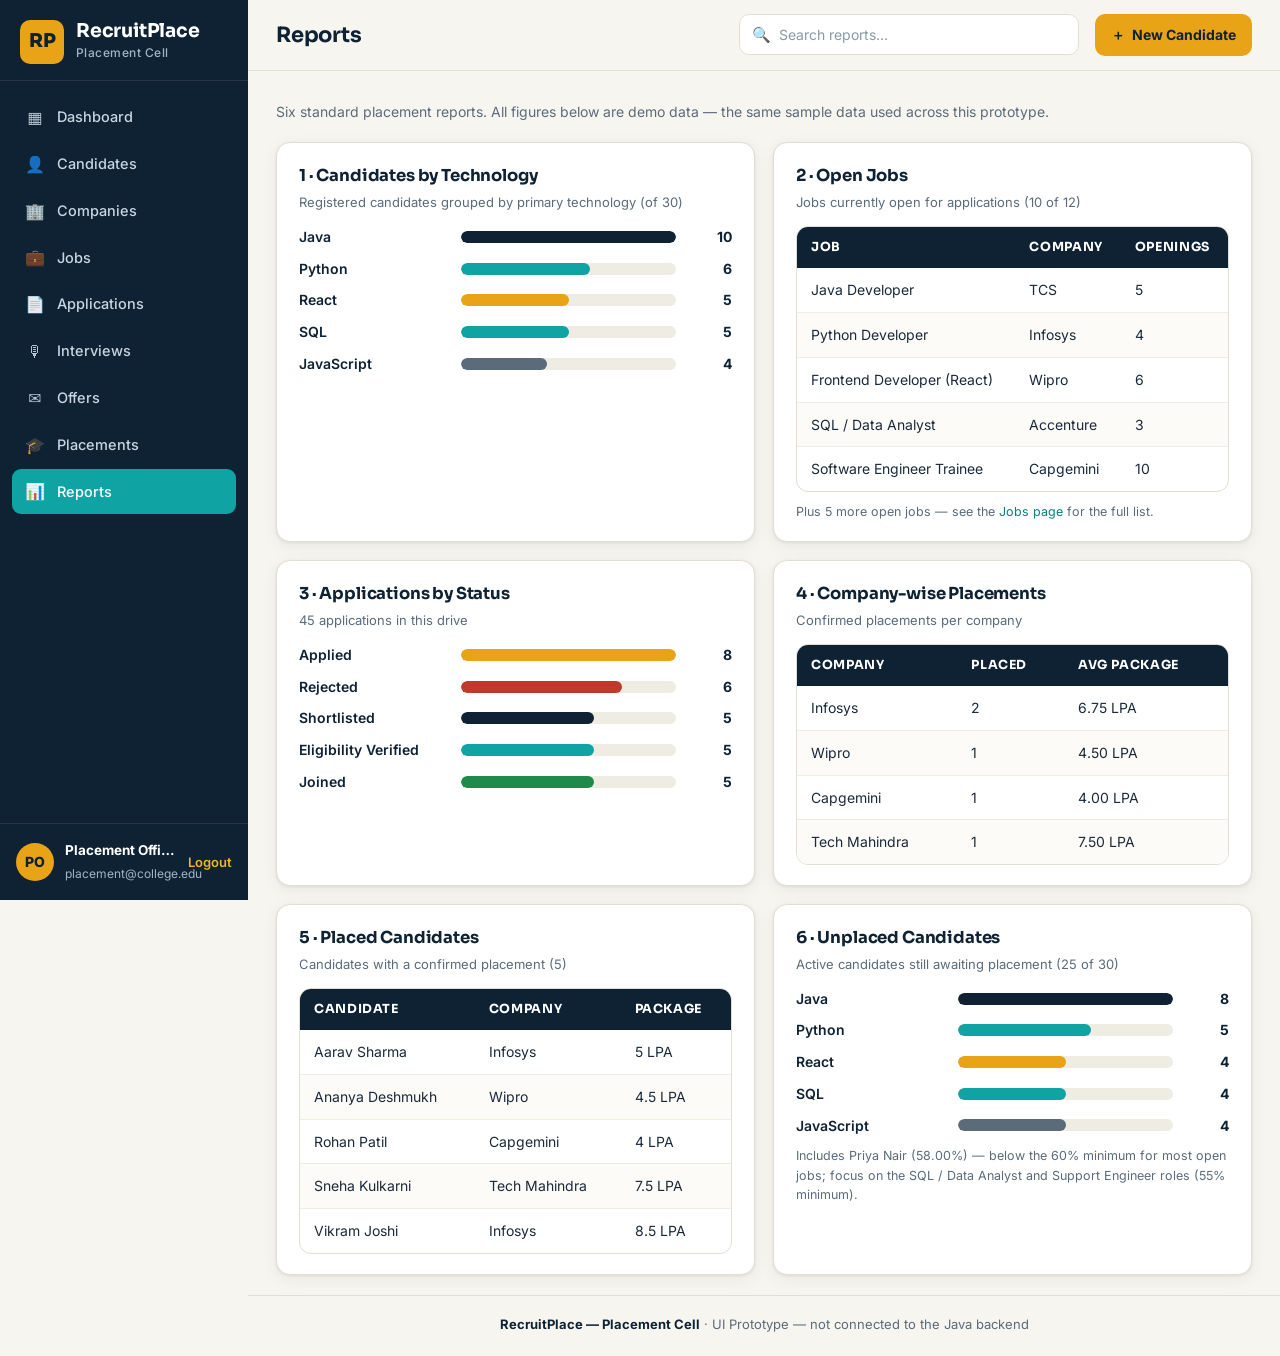
<file: 16 Nov/prototype/reports.html>
<!DOCTYPE html>
<html lang="en">
<head>
<meta charset="UTF-8">
<meta name="viewport" content="width=device-width, initial-scale=1.0">
<title>Reports — RecruitPlace</title>
<link rel="preconnect" href="https://fonts.googleapis.com">
<link rel="preconnect" href="https://fonts.gstatic.com" crossorigin>
<link href="https://fonts.googleapis.com/css2?family=Inter:wght@400;500;600;700&family=Sora:wght@600;700;800&display=swap" rel="stylesheet">
<link rel="stylesheet" href="css/style.css">
</head>
<body>
<div class="sidebar-backdrop hidden" id="sidebar-backdrop"></div>
<aside class="sidebar" id="sidebar">
  <div class="brand"><div class="logo-mark">RP</div><div><h1>RecruitPlace</h1><small>Placement Cell</small></div></div>
  <nav class="nav">
    <a href="index.html" data-page="index.html"><span class="ico">▦</span> Dashboard</a>
    <a href="candidates.html" data-page="candidates.html"><span class="ico">👤</span> Candidates</a>
    <a href="companies.html" data-page="companies.html"><span class="ico">🏢</span> Companies</a>
    <a href="jobs.html" data-page="jobs.html"><span class="ico">💼</span> Jobs</a>
    <a href="applications.html" data-page="applications.html"><span class="ico">📄</span> Applications</a>
    <a href="interviews.html" data-page="interviews.html"><span class="ico">🎙</span> Interviews</a>
    <a href="offers.html" data-page="offers.html"><span class="ico">✉</span> Offers</a>
    <a href="placements.html" data-page="placements.html"><span class="ico">🎓</span> Placements</a>
    <a href="reports.html" data-page="reports.html"><span class="ico">📊</span> Reports</a>
  </nav>
  <div class="sidebar-user"><div class="avatar">PO</div><div class="who"><strong>Placement Officer</strong><span>placement@college.edu</span></div><a class="logout" href="login.html">Logout</a></div>
</aside>
<div class="main">
  <header class="topbar">
    <button class="hamburger" id="hamburger" aria-label="Open menu">☰</button>
    <h2>Reports</h2><div class="spacer"></div>
    <label class="search"><span aria-hidden="true">🔍</span><input type="search" placeholder="Search reports…" data-filter aria-label="Search reports"></label>
    <a class="btn btn-amber" href="candidates.html"><span>＋</span> <span class="btn-label">New Candidate</span></a>
  </header>
  <main class="content">
    <p class="page-sub">Six standard placement reports. All figures below are demo data — the same sample data used across this prototype.</p>
    <div class="report-grid">
      <section class="report-card">
        <h3>1 · Candidates by Technology</h3>
        <p class="hint">Registered candidates grouped by primary technology (of 30)</p>
        <div class="bar-row"><span class="bname">Java</span><div class="bar-track"><div class="bar-fill" style="width:100%;background:#0E2233"></div></div><span class="funnel-num">10</span></div>
        <div class="bar-row"><span class="bname">Python</span><div class="bar-track"><div class="bar-fill" style="width:60%;background:#0FA3A3"></div></div><span class="funnel-num">6</span></div>
        <div class="bar-row"><span class="bname">React</span><div class="bar-track"><div class="bar-fill" style="width:50%;background:#E8A317"></div></div><span class="funnel-num">5</span></div>
        <div class="bar-row"><span class="bname">SQL</span><div class="bar-track"><div class="bar-fill" style="width:50%;background:#0FA3A3"></div></div><span class="funnel-num">5</span></div>
        <div class="bar-row"><span class="bname">JavaScript</span><div class="bar-track"><div class="bar-fill" style="width:40%;background:#5B6B7A"></div></div><span class="funnel-num">4</span></div>
      </section>

      <section class="report-card">
        <h3>2 · Open Jobs</h3>
        <p class="hint">Jobs currently open for applications (10 of 12)</p>
        <div class="table-wrap"><table style="min-width:0">
          <thead><tr><th>Job</th><th>Company</th><th>Openings</th></tr></thead>
          <tbody>
            <tr><td>Java Developer</td><td>TCS</td><td>5</td></tr>
            <tr><td>Python Developer</td><td>Infosys</td><td>4</td></tr>
            <tr><td>Frontend Developer (React)</td><td>Wipro</td><td>6</td></tr>
            <tr><td>SQL / Data Analyst</td><td>Accenture</td><td>3</td></tr>
            <tr><td>Software Engineer Trainee</td><td>Capgemini</td><td>10</td></tr>
        </tbody>
        </table></div>
        <p class="sub" style="margin-top:10px">Plus 5 more open jobs — see the <a href="jobs.html">Jobs page</a> for the full list.</p>
      </section>

      <section class="report-card">
        <h3>3 · Applications by Status</h3>
        <p class="hint">45 applications in this drive</p>
        <div class="bar-row"><span class="bname">Applied</span><div class="bar-track"><div class="bar-fill" style="width:100%;background:#E8A317"></div></div><span class="funnel-num">8</span></div>
        <div class="bar-row"><span class="bname">Rejected</span><div class="bar-track"><div class="bar-fill" style="width:75%;background:#C0392B"></div></div><span class="funnel-num">6</span></div>
        <div class="bar-row"><span class="bname">Shortlisted</span><div class="bar-track"><div class="bar-fill" style="width:62%;background:#0E2233"></div></div><span class="funnel-num">5</span></div>
        <div class="bar-row"><span class="bname">Eligibility Verified</span><div class="bar-track"><div class="bar-fill" style="width:62%;background:#0FA3A3"></div></div><span class="funnel-num">5</span></div>
        <div class="bar-row"><span class="bname">Joined</span><div class="bar-track"><div class="bar-fill" style="width:62%;background:#1E8A4C"></div></div><span class="funnel-num">5</span></div>
      </section>

      <section class="report-card">
        <h3>4 · Company-wise Placements</h3>
        <p class="hint">Confirmed placements per company</p>
        <div class="table-wrap"><table style="min-width:0">
          <thead><tr><th>Company</th><th>Placed</th><th>Avg Package</th></tr></thead>
          <tbody>
            <tr><td>Infosys</td><td>2</td><td>6.75 LPA</td></tr>
            <tr><td>Wipro</td><td>1</td><td>4.50 LPA</td></tr>
            <tr><td>Capgemini</td><td>1</td><td>4.00 LPA</td></tr>
            <tr><td>Tech Mahindra</td><td>1</td><td>7.50 LPA</td></tr>
        </tbody>
        </table></div>
      </section>

      <section class="report-card">
        <h3>5 · Placed Candidates</h3>
        <p class="hint">Candidates with a confirmed placement (5)</p>
        <div class="table-wrap"><table style="min-width:0">
          <thead><tr><th>Candidate</th><th>Company</th><th>Package</th></tr></thead>
          <tbody>
            <tr><td>Aarav Sharma</td><td>Infosys</td><td>5 LPA</td></tr>
            <tr><td>Ananya Deshmukh</td><td>Wipro</td><td>4.5 LPA</td></tr>
            <tr><td>Rohan Patil</td><td>Capgemini</td><td>4 LPA</td></tr>
            <tr><td>Sneha Kulkarni</td><td>Tech Mahindra</td><td>7.5 LPA</td></tr>
            <tr><td>Vikram Joshi</td><td>Infosys</td><td>8.5 LPA</td></tr>
        </tbody>
        </table></div>
      </section>

      <section class="report-card">
        <h3>6 · Unplaced Candidates</h3>
        <p class="hint">Active candidates still awaiting placement (25 of 30)</p>
        <div class="bar-row"><span class="bname">Java</span><div class="bar-track"><div class="bar-fill" style="width:100%;background:#0E2233"></div></div><span class="funnel-num">8</span></div>
        <div class="bar-row"><span class="bname">Python</span><div class="bar-track"><div class="bar-fill" style="width:62%;background:#0FA3A3"></div></div><span class="funnel-num">5</span></div>
        <div class="bar-row"><span class="bname">React</span><div class="bar-track"><div class="bar-fill" style="width:50%;background:#E8A317"></div></div><span class="funnel-num">4</span></div>
        <div class="bar-row"><span class="bname">SQL</span><div class="bar-track"><div class="bar-fill" style="width:50%;background:#0FA3A3"></div></div><span class="funnel-num">4</span></div>
        <div class="bar-row"><span class="bname">JavaScript</span><div class="bar-track"><div class="bar-fill" style="width:50%;background:#5B6B7A"></div></div><span class="funnel-num">4</span></div>
        <p class="sub" style="margin-top:10px">Includes Priya Nair (58.00%) — below the 60% minimum for most open jobs; focus on the SQL / Data Analyst and Support Engineer roles (55% minimum).</p>
      </section>
    </div>
  </main>
  <footer class="footer"><strong>RecruitPlace — Placement Cell</strong> · UI Prototype — not connected to the Java backend</footer>
</div>
<div class="toast" id="toast" role="status"></div>
<script src="js/app.js"></script>
</body>
</html>
</file>
<file: 16 Nov/prototype/css/style.css>
/* RecruitPlace — UI Prototype | Palette: Deep Ink Navy / Teal / Warm Amber */
:root{
  --navy:#0E2233; --navy-2:#16344A; --navy-3:#0A1A28;
  --teal:#0FA3A3; --teal-dark:#0B7E7E; --teal-soft:#E2F4F4;
  --amber:#E8A317; --amber-dark:#C8890A; --amber-soft:#FBF1D6;
  --bg:#F7F5F0; --card:#FFFFFF; --text:#1B2A3A; --muted:#5B6B7A;
  --border:#E3DED2; --green:#1E8A4C; --green-soft:#E3F3E8;
  --red:#C0392B; --red-soft:#FBE9E7;
  --radius:14px; --shadow:0 1px 3px rgba(14,34,51,.08),0 4px 16px rgba(14,34,51,.06);
  --font-head:'Sora',system-ui,-apple-system,'Segoe UI',sans-serif;
  --font-body:'Inter',system-ui,-apple-system,'Segoe UI',Roboto,sans-serif;
}
*{box-sizing:border-box;margin:0;padding:0}
html{scroll-behavior:smooth}
body{font-family:var(--font-body);background:var(--bg);color:var(--text);font-size:15px;line-height:1.55}
h1,h2,h3,h4{font-family:var(--font-head);color:var(--navy);letter-spacing:-.01em}
a{color:var(--teal-dark);text-decoration:none}
a:hover{text-decoration:underline}
img{max-width:100%}
button{font-family:inherit;cursor:pointer}

/* ---------- Layout ---------- */
.sidebar{position:fixed;inset:0 auto 0 0;width:248px;background:var(--navy);color:#DCE8F0;display:flex;flex-direction:column;z-index:50}
.brand{display:flex;gap:12px;align-items:center;padding:20px 20px 16px;border-bottom:1px solid rgba(255,255,255,.09)}
.logo-mark{width:44px;height:44px;flex:0 0 44px;background:var(--amber);color:var(--navy);border-radius:10px;display:grid;place-items:center;font-family:var(--font-head);font-weight:800;font-size:19px}
.brand h1{color:#fff;font-size:19px;line-height:1.1}
.brand small{display:block;color:#9FB4C4;font-size:12px;font-weight:500;letter-spacing:.04em;margin-top:2px}
.nav{padding:14px 12px;flex:1;overflow-y:auto}
.nav a{display:flex;align-items:center;gap:11px;padding:10px 12px;border-radius:9px;color:#C7D6E2;font-size:14.5px;font-weight:500;margin-bottom:2px;text-decoration:none}
.nav a .ico{font-size:16px;width:22px;text-align:center;opacity:.9}
.nav a:hover{background:rgba(255,255,255,.07);color:#fff;text-decoration:none}
.nav a.active{background:var(--teal);color:#fff}
.nav a.active:hover{background:var(--teal)}
.sidebar-user{padding:16px;border-top:1px solid rgba(255,255,255,.09);display:flex;gap:11px;align-items:center}
.avatar{width:38px;height:38px;border-radius:50%;background:var(--amber);color:var(--navy);display:grid;place-items:center;font-weight:800;font-size:14px;flex:0 0 38px}
.sidebar-user .who{flex:1;min-width:0}
.sidebar-user .who strong{display:block;color:#fff;font-size:13.5px;white-space:nowrap;overflow:hidden;text-overflow:ellipsis}
.sidebar-user .who span{font-size:12px;color:#9FB4C4}
.logout{color:#F0B429;font-size:13px;font-weight:600;white-space:nowrap}
.logout:hover{color:#fff}
.main{margin-left:248px;min-height:100vh;display:flex;flex-direction:column}
.topbar{position:sticky;top:0;z-index:40;background:rgba(247,245,240,.94);backdrop-filter:blur(8px);border-bottom:1px solid var(--border);padding:14px 28px;display:flex;gap:16px;align-items:center}
.topbar h2{font-size:21px;flex:0 0 auto}
.topbar .spacer{flex:1}
.search{flex:0 1 340px;display:flex;align-items:center;gap:8px;background:#fff;border:1px solid var(--border);border-radius:10px;padding:8px 12px}
.search input{border:0;outline:0;flex:1;font:inherit;font-size:14px;background:transparent;color:var(--text)}
.search input::placeholder{color:#8A99A8}
.btn{display:inline-flex;align-items:center;gap:7px;border:0;border-radius:10px;padding:10px 16px;font-weight:700;font-size:14px;text-decoration:none;transition:filter .15s,transform .05s}
.btn:hover{text-decoration:none;filter:brightness(1.05)}
.btn:active{transform:translateY(1px)}
.btn-amber{background:var(--amber);color:var(--navy)}
.btn-teal{background:var(--teal);color:#fff}
.btn-navy{background:var(--navy);color:#fff}
.btn-ghost{background:#fff;border:1px solid var(--border);color:var(--navy)}
.btn-sm{padding:7px 12px;font-size:13px;border-radius:8px}
.hamburger{display:none;border:1px solid var(--border);background:#fff;border-radius:9px;width:40px;height:40px;font-size:19px;color:var(--navy)}
.content{padding:26px 28px 20px;flex:1;max-width:1240px;width:100%;margin:0 auto}
.page-sub{color:var(--muted);font-size:14px;margin:4px 0 20px}
.footer{padding:18px 28px 22px;color:var(--muted);font-size:13px;text-align:center;border-top:1px solid var(--border)}
.footer strong{color:var(--navy)}

/* ---------- Cards / stats ---------- */
.grid{display:grid;gap:18px}
.grid-4{grid-template-columns:repeat(4,1fr)}
.grid-3{grid-template-columns:repeat(3,1fr)}
.grid-2{grid-template-columns:repeat(2,1fr)}
.stat{background:var(--card);border:1px solid var(--border);border-radius:var(--radius);padding:18px 20px;box-shadow:var(--shadow);position:relative;overflow:hidden}
.stat::before{content:"";position:absolute;left:0;top:0;bottom:0;width:4px;background:var(--teal)}
.stat.amber::before{background:var(--amber)}
.stat.navy::before{background:var(--navy)}
.stat .label{font-size:12.5px;font-weight:700;letter-spacing:.07em;text-transform:uppercase;color:var(--muted)}
.stat .num{font-family:var(--font-head);font-size:32px;font-weight:800;color:var(--navy);line-height:1.15;margin:6px 0 2px}
.stat .sub{font-size:13px;color:var(--muted)}
.stat .sub b{color:var(--green)}
.card{background:var(--card);border:1px solid var(--border);border-radius:var(--radius);box-shadow:var(--shadow);padding:20px 22px;margin-bottom:18px}
.card h3{font-size:17px;margin-bottom:4px}
.card .hint{color:var(--muted);font-size:13.5px;margin-bottom:14px}
.card-head{display:flex;align-items:flex-start;justify-content:space-between;gap:12px;margin-bottom:12px}
.card-head h3{margin:0}
.section-title{font-size:19px;margin:24px 0 12px}

/* ---------- Tables ---------- */
.table-wrap{overflow-x:auto;border:1px solid var(--border);border-radius:12px}
table{width:100%;border-collapse:collapse;font-size:14px;min-width:640px}
thead th{background:var(--navy);color:#fff;text-align:left;padding:11px 14px;font-family:var(--font-head);font-size:12.5px;letter-spacing:.05em;text-transform:uppercase;white-space:nowrap}
thead th:first-child{border-radius:0}
tbody td{padding:11px 14px;border-bottom:1px solid #EFECE4;vertical-align:middle;white-space:nowrap}
tbody tr:last-child td{border-bottom:0}
tbody tr:hover{background:#FAF8F3}
tbody tr:nth-child(even){background:#FCFBF8}
tbody tr:nth-child(even):hover{background:#FAF8F3}
td .sub, .sub{color:var(--muted);font-size:12.5px}
.mono{font-family:ui-monospace,'SF Mono',Consolas,monospace;font-size:13px;font-weight:600;color:var(--navy)}
strong.name{color:var(--navy)}
.pill{display:inline-block;padding:3px 10px;border-radius:999px;font-size:12px;font-weight:700;letter-spacing:.02em;white-space:nowrap}
.pill-teal{background:var(--teal-soft);color:var(--teal-dark)}
.pill-green{background:var(--green-soft);color:var(--green)}
.pill-amber{background:var(--amber-soft);color:#8A5E00}
.pill-red{background:var(--red-soft);color:var(--red)}
.pill-navy{background:#E4EBF1;color:var(--navy)}
.pill-grey{background:#EEF0F2;color:var(--muted)}

/* ---------- Funnel / bars ---------- */
.funnel-row{display:grid;grid-template-columns:150px 1fr 56px;gap:12px;align-items:center;margin-bottom:11px;font-size:14px}
.funnel-row .fname{font-weight:600;color:var(--navy)}
.funnel-track{background:#EFECE4;border-radius:999px;height:14px;overflow:hidden}
.funnel-fill{height:100%;border-radius:999px;background:var(--teal)}
.funnel-fill.amber{background:var(--amber)}
.funnel-fill.navy{background:var(--navy)}
.funnel-fill.green{background:var(--green)}
.funnel-num{font-weight:700;color:var(--navy);text-align:right}
.bar-row{display:grid;grid-template-columns:150px 1fr 44px;gap:12px;align-items:center;margin-bottom:10px;font-size:14px}
.bar-row .bname{font-weight:600;color:var(--navy)}
.bar-track{background:#EFECE4;border-radius:999px;height:12px;overflow:hidden}
.bar-fill{height:100%;border-radius:999px}

/* ---------- Chips / filters ---------- */
.toolbar{display:flex;gap:10px;flex-wrap:wrap;align-items:center;margin-bottom:16px}
.filter-input{flex:1;min-width:220px;padding:10px 14px;border:1px solid var(--border);border-radius:10px;font:inherit;font-size:14px;background:#fff;color:var(--text)}
.filter-input:focus{outline:2px solid var(--teal);outline-offset:1px;border-color:var(--teal)}
.chips{display:flex;gap:8px;flex-wrap:wrap}
.chip{border:1px solid var(--border);background:#fff;color:var(--navy);border-radius:999px;padding:7px 14px;font-size:13px;font-weight:600}
.chip:hover{border-color:var(--teal);color:var(--teal-dark)}
.chip.active{background:var(--navy);border-color:var(--navy);color:#fff}

/* ---------- Company cards / highlights ---------- */
.company-grid{display:grid;grid-template-columns:repeat(4,1fr);gap:16px;margin-bottom:18px}
.company-card{background:#fff;border:1px solid var(--border);border-radius:var(--radius);box-shadow:var(--shadow);padding:18px}
.company-card .c-logo{width:46px;height:46px;border-radius:11px;background:var(--navy);color:var(--amber);display:grid;place-items:center;font-family:var(--font-head);font-weight:800;font-size:15px;margin-bottom:12px}
.company-card h3{font-size:16px}
.company-card .meta{color:var(--muted);font-size:13.5px;line-height:1.7;margin:6px 0 12px}
.company-card .meta b{color:var(--text)}
.company-card .foot{display:flex;justify-content:space-between;align-items:center;border-top:1px solid #EFECE4;padding-top:11px;font-size:13px}
.highlight-grid{display:grid;grid-template-columns:repeat(5,1fr);gap:14px;margin-bottom:18px}
.highlight{background:var(--navy);color:#fff;border-radius:var(--radius);padding:16px;box-shadow:var(--shadow)}
.highlight .h-name{font-family:var(--font-head);font-weight:700;font-size:15px}
.highlight .h-co{color:#9FB4C4;font-size:13px;margin:3px 0 10px}
.highlight .h-pkg{color:var(--amber);font-weight:800;font-size:17px}
.highlight .h-role{font-size:13px;color:#DCE8F0;margin-top:2px}
.report-grid{display:grid;grid-template-columns:repeat(2,1fr);gap:18px}
.report-card{background:#fff;border:1px solid var(--border);border-radius:var(--radius);box-shadow:var(--shadow);padding:20px 22px}
.report-card h3{font-size:16.5px;margin-bottom:3px}
.report-card .hint{color:var(--muted);font-size:13px;margin-bottom:14px}

/* ---------- Forms ---------- */
.form-grid{display:grid;grid-template-columns:repeat(3,1fr);gap:14px}
.field label{display:block;font-size:13px;font-weight:700;color:var(--navy);margin-bottom:5px}
.field input,.field select,.field textarea{width:100%;padding:10px 12px;border:1px solid var(--border);border-radius:10px;font:inherit;font-size:14px;background:#fff;color:var(--text)}
.field input:focus,.field select:focus,.field textarea:focus{outline:2px solid var(--teal);outline-offset:1px;border-color:var(--teal)}
.field .full{grid-column:1/-1}
.form-actions{margin-top:16px;display:flex;gap:10px;align-items:center}
.form-note{font-size:13px;color:var(--muted)}

/* ---------- Login ---------- */
.login-page{background:var(--navy);min-height:100vh;display:flex;align-items:center;justify-content:center;padding:24px}
.login-wrap{width:100%;max-width:420px}
.login-brand{text-align:center;margin-bottom:22px;color:#fff}
.login-brand .logo-mark{margin:0 auto 12px;width:56px;height:56px;font-size:24px;border-radius:14px}
.login-brand h1{color:#fff;font-size:26px}
.login-brand p{color:#9FB4C4;font-size:14px;margin-top:4px}
.login-card{background:#fff;border-radius:18px;padding:28px;box-shadow:0 12px 40px rgba(0,0,0,.35)}
.login-card h2{font-size:20px;margin-bottom:4px}
.login-card .hint{color:var(--muted);font-size:13.5px;margin-bottom:18px}
.login-card .field{margin-bottom:14px}
.login-card .btn{width:100%;justify-content:center;padding:12px;font-size:15px}
.demo-note{background:var(--amber-soft);border:1px solid #F0D98A;border-radius:10px;padding:11px 13px;font-size:13px;color:#6B4E00;margin-top:16px;line-height:1.5}
.demo-note code{background:#fff;border:1px solid #E8D9A0;border-radius:5px;padding:1px 6px;font-size:12.5px}
.login-foot{text-align:center;color:#9FB4C4;font-size:13px;margin-top:18px}

/* ---------- Toast ---------- */
.toast{position:fixed;left:50%;bottom:24px;transform:translateX(-50%) translateY(20px);background:var(--navy);color:#fff;padding:12px 20px;border-radius:10px;font-size:14px;font-weight:600;box-shadow:0 8px 28px rgba(0,0,0,.28);opacity:0;pointer-events:none;transition:opacity .25s,transform .25s;z-index:100;max-width:90vw;text-align:center}
.toast.show{opacity:1;transform:translateX(-50%) translateY(0)}
.toast::before{content:"✓ ";color:var(--amber)}

/* ---------- Responsive ---------- */
@media (max-width:1080px){
  .grid-4{grid-template-columns:repeat(2,1fr)}
  .company-grid{grid-template-columns:repeat(2,1fr)}
  .highlight-grid{grid-template-columns:repeat(3,1fr)}
  .report-grid{grid-template-columns:1fr}
  .grid-3{grid-template-columns:repeat(2,1fr)}
}
@media (max-width:860px){
  .grid-2{grid-template-columns:1fr}
  .form-grid{grid-template-columns:repeat(2,1fr)}
  .topbar .search{display:none}
}
@media (max-width:720px){
  .sidebar{transform:translateX(-100%);transition:transform .25s ease;width:260px}
  .sidebar.open{transform:translateX(0);box-shadow:0 0 40px rgba(0,0,0,.4)}
  .main{margin-left:0}
  .hamburger{display:block}
  .topbar{padding:12px 16px}
  .topbar h2{font-size:18px}
  .content{padding:18px 16px 14px}
  .grid-4,.grid-3{grid-template-columns:1fr}
  .company-grid{grid-template-columns:1fr}
  .highlight-grid{grid-template-columns:repeat(2,1fr)}
  .form-grid{grid-template-columns:1fr}
  .funnel-row,.bar-row{grid-template-columns:110px 1fr 44px}
  .btn span.btn-label{display:none}
  .sidebar-backdrop{position:fixed;inset:0;background:rgba(10,26,40,.5);z-index:45}
  .sidebar-backdrop.hidden{display:none}
}
</file>
<file: RPMS/css/style.css>
@import url('https://fonts.googleapis.com/css2?family=DM+Sans:wght@400;500;600;700&family=Manrope:wght@400;500;600;700;800&display=swap');

:root {
    --navy: #102746;
    --blue: #2864e8;
    --blue-hover: #1d52c7;
    --text: #172b4d;
    --muted: #738097;
    --border: #dfe5ee;
    --background: #f7f9fc;
    --white: #ffffff;
}

* {
    margin: 0;
    padding: 0;
    box-sizing: border-box;
}

body {
    min-height: 100vh;
    font-family: 'DM Sans', sans-serif;
    color: var(--text);
    background: var(--background);
}

button,
input,
select {
    font: inherit;
}

a {
    color: inherit;
    text-decoration: none;
}

.login-page {
    min-height: 100vh;
    display: grid;
    grid-template-columns: 1fr 1fr;
}

/* Left section */

.login-visual {
    min-height: 100vh;
    padding: 42px 8%;
    display: flex;
    flex-direction: column;
    justify-content: space-between;
    color: var(--white);
    background: linear-gradient(
        145deg,
        #102746 0%,
        #142f55 55%,
        #183d70 100%
    );
}

.brand {
    display: flex;
    align-items: center;
    gap: 12px;
}

.brand-icon {
    width: 43px;
    height: 43px;
    display: grid;
    place-items: center;
    border-radius: 9px;
    background: var(--white);
    color: var(--navy);
    font-family: 'Manrope', sans-serif;
    font-size: 24px;
    font-weight: 800;
}

.brand h2,
.mobile-brand h2 {
    font-family: 'Manrope', sans-serif;
    font-size: 17px;
    font-weight: 700;
    letter-spacing: -0.4px;
}

.brand p,
.mobile-brand p {
    margin-top: 3px;
    font-size: 11px;
    opacity: 0.75;
}

.visual-content {
    max-width: 520px;
    margin: 65px auto;
}

.eyebrow,
.welcome-label {
    display: inline-block;
    font-size: 11px;
    font-weight: 700;
    letter-spacing: 1.5px;
}

.eyebrow {
    padding: 8px 11px;
    color: #d1ddf5;
    background: rgba(255, 255, 255, 0.08);
    border: 1px solid rgba(255, 255, 255, 0.14);
    border-radius: 5px;
}

.visual-content h1 {
    margin-top: 26px;
    font-family: 'Manrope', sans-serif;
    font-size: clamp(34px, 3.5vw, 46px);
    font-weight: 700;
    letter-spacing: -1px;
    line-height: 1.3;
}

.visual-description {
    max-width: 410px;
    margin-top: 20px;
    color: #c0cde0;
    font-size: 14px;
    line-height: 1.9;
}

.visual-card {
    display: flex;
    align-items: center;
    gap: 14px;
    margin-top: 35px;
    padding: 16px;
    border: 1px solid rgba(255, 255, 255, 0.16);
    border-radius: 8px;
    background: rgba(255, 255, 255, 0.04);
}

.visual-card-icon {
    width: 40px;
    height: 40px;
    display: grid;
    place-items: center;
    flex-shrink: 0;
    border-radius: 8px;
    background: rgba(255, 255, 255, 0.1);
    color: #c9d9ff;
    font-size: 23px;
}

.visual-card h3 {
    font-size: 13px;
    font-weight: 600;
}

.visual-card p {
    margin-top: 6px;
    color: #b5c4da;
    font-size: 11px;
}

.visual-footer {
    display: flex;
    justify-content: space-between;
    gap: 15px;
    color: #afbed3;
    font-size: 11px;
}

/* Login form section */

.login-section {
    min-height: 100vh;
    padding: 45px 9%;
    display: flex;
    align-items: center;
    justify-content: center;
    background: var(--white);
}

.login-container {
    width: 100%;
    max-width: 405px;
}

.mobile-brand {
    display: none;
    align-items: center;
    gap: 12px;
    margin-bottom: 45px;
}

.mobile-brand .brand-icon {
    background: var(--navy);
    color: var(--white);
}

.login-heading {
    margin-bottom: 32px;
}

.welcome-label {
    color: var(--blue);
}

.login-heading h1 {
    margin-top: 13px;
    font-family: 'Manrope', sans-serif;
    font-size: 28px;
    font-weight: 700;
    letter-spacing: -0.6px;
    line-height: 1.35;
}

.login-heading p {
    margin-top: 11px;
    color: var(--muted);
    font-size: 13px;
    line-height: 1.8;
}

/* Form fields */

.form-group {
    margin-bottom: 23px;
}

.form-group label {
    display: block;
    margin-bottom: 9px;
    color: #263a56;
    font-size: 12px;
    font-weight: 700;
}

.form-group input,
.form-group select {
    width: 100%;
    height: 49px;
    padding: 0 14px;
    outline: none;
    border: 1px solid var(--border);
    border-radius: 6px;
    color: var(--text);
    background: var(--white);
    font-size: 13px;
    transition: border-color 0.2s, box-shadow 0.2s;
}

.form-group input::placeholder {
    color: #a0aabc;
}

.form-group input:focus,
.form-group select:focus {
    border-color: var(--blue);
    box-shadow: 0 0 0 3px rgba(40, 100, 232, 0.08);
}

.form-group select:invalid {
    color: #8b96a9;
}

/* Links and buttons */

.form-options {
    display: flex;
    align-items: center;
    justify-content: space-between;
    flex-wrap: wrap;
    gap: 12px;
    margin: 3px 0 26px;
}

.secure-label {
    display: flex;
    align-items: center;
    gap: 7px;
    color: #63718a;
    font-size: 11px;
}

.status-dot {
    width: 7px;
    height: 7px;
    border-radius: 50%;
    background: #22a878;
}

.forgot-link {
    color: var(--blue);
    font-size: 12px;
    font-weight: 600;
}

.forgot-link:hover {
    text-decoration: underline;
}

.button-group {
    display: flex;
    gap: 12px;
}

.btn-primary,
.btn-secondary {
    min-height: 48px;
    padding: 0 18px;
    border-radius: 6px;
    cursor: pointer;
    font-size: 13px;
    font-weight: 600;
    transition: background 0.2s, border-color 0.2s;
}

.btn-primary {
    flex: 1;
    display: flex;
    align-items: center;
    justify-content: center;
    gap: 13px;
    border: 1px solid var(--blue);
    color: var(--white);
    background: var(--blue);
    box-shadow: none;
}

.btn-primary:hover {
    border-color: var(--blue-hover);
    background: var(--blue-hover);
}

.button-arrow {
    font-size: 18px;
    font-weight: 400;
}

.btn-secondary {
    min-width: 95px;
    border: 1px solid var(--border);
    color: #465671;
    background: var(--white);
}

.btn-secondary:hover {
    border-color: #b8c4d6;
    background: #f7f9fc;
}

/* Information note */

.login-note {
    display: flex;
    align-items: flex-start;
    gap: 10px;
    margin-top: 27px;
    padding: 14px;
    border: 1px solid #e4eaf5;
    border-radius: 6px;
    background: #f8faff;
}

.note-icon {
    width: 17px;
    height: 17px;
    display: grid;
    place-items: center;
    flex-shrink: 0;
    border: 1px solid #9aafd4;
    border-radius: 50%;
    color: #5575ad;
    font-size: 11px;
    font-weight: 700;
}

.login-note p {
    color: #687894;
    font-size: 11px;
    line-height: 1.7;
}

/* Footer */

.login-footer {
    margin-top: 36px;
    padding-top: 19px;
    border-top: 1px solid #edf0f5;
    text-align: center;
}

.login-footer p {
    color: #929caf;
    font-size: 10px;
    line-height: 1.9;
}

/* Responsive layout */

@media (max-width: 1000px) {
    .login-visual {
        padding: 35px 7%;
    }

    .login-section {
        padding: 35px 7%;
    }

    .visual-content h1 {
        letter-spacing: -0.8px;
    }
}

@media (max-width: 760px) {
    .login-page {
        display: block;
    }

    .login-visual {
        display: none;
    }

    .login-section {
        min-height: 100vh;
        padding: 35px 24px;
    }

    .login-container {
        max-width: 420px;
    }

    .mobile-brand {
        display: flex;
    }

    .login-heading h1 {
        font-size: 28px;
    }
}

@media (max-width: 380px) {
    .login-section {
        padding: 28px 18px;
    }

    .form-options {
        align-items: flex-start;
        flex-direction: column;
    }

    .btn-secondary {
        min-width: 80px;
    }
}
</file>
